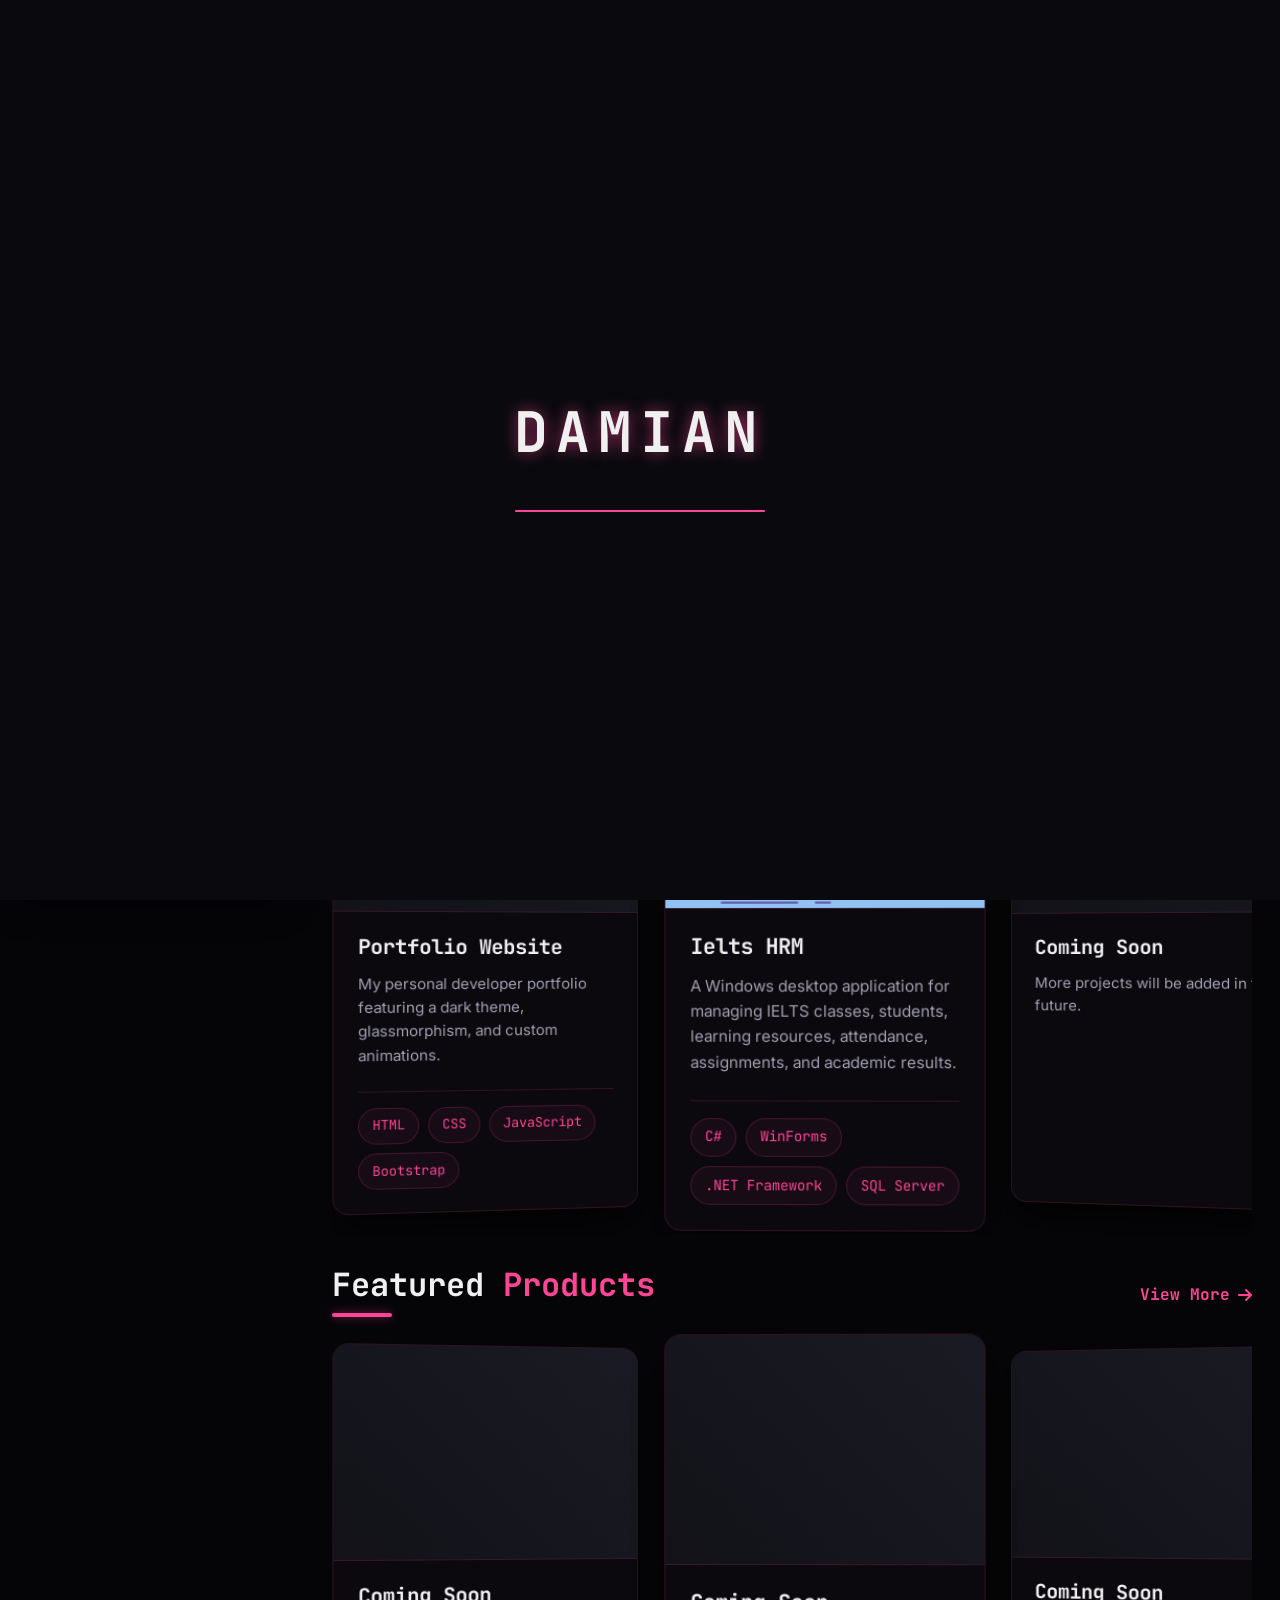
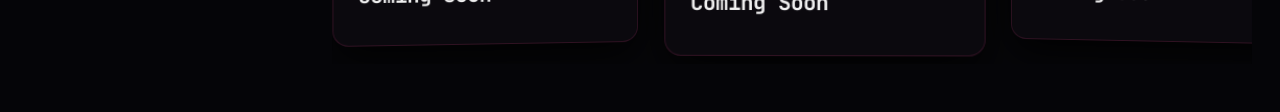
<file: index.html>
<!doctype html>
<html lang="en">
  <head>
    <meta charset="UTF-8" />
    <meta name="viewport" content="width=device-width, initial-scale=1.0" />
    <meta
      name="description"
      content="Portfolio of Phung Cam Tan (Damian), a Software Engineering student and Game Developer, featuring skills, selected work, and interactive web experiences."
    />
    <meta name="author" content="Phung Cam Tan" />
    <title>Damian | Software Engineering Portfolio</title>
    <meta property="og:type" content="website" />
    <meta
      property="og:title"
      content="Damian | Software Engineering Portfolio"
    />
    <meta
      property="og:description"
      content="Portfolio of Phung Cam Tan (Damian), a Software Engineering student and Game Developer, featuring skills, selected work, and interactive web experiences."
    />
    <meta name="twitter:card" content="summary" />
    <meta
      name="twitter:title"
      content="Damian | Software Engineering Portfolio"
    />
    <meta
      name="twitter:description"
      content="Portfolio of Phung Cam Tan (Damian), a Software Engineering student and Game Developer, featuring skills, selected work, and interactive web experiences."
    />
    <meta name="theme-color" content="#0a0a0e" />
    <script>
      document.documentElement.classList.add("js-enabled");
      window.setTimeout(() => {
        document.documentElement.classList.add("loader-failsafe");
      }, 4000);
    </script>

    <link rel="preconnect" href="https://fonts.googleapis.com" />
    <link rel="preconnect" href="https://fonts.gstatic.com" crossorigin />
    <link
      href="https://fonts.googleapis.com/css2?family=Inter:wght@300;400;500&family=JetBrains+Mono:wght@400;700&display=swap"
      rel="stylesheet"
    />
    <link
      rel="stylesheet"
      href="https://cdnjs.cloudflare.com/ajax/libs/font-awesome/6.4.0/css/all.min.css"
    />

    <link
      href="https://cdn.jsdelivr.net/npm/bootstrap@5.3.8/dist/css/bootstrap.min.css"
      rel="stylesheet"
      integrity="sha384-sRIl4kxILFvY47J16cr9ZwB07vP4J8+LH7qKQnuqkuIAvNWLzeN8tE5YBujZqJLB"
      crossorigin="anonymous"
    />
    <link rel="stylesheet" href="assets/css/variables.css" />
    <link rel="stylesheet" href="assets/css/base.css" />
    <link rel="stylesheet" href="assets/css/sidebar.css" />
    <link rel="stylesheet" href="assets/css/layout.css" />
    <link rel="stylesheet" href="assets/css/components.css" />
    <link rel="stylesheet" href="assets/css/animations.css" />
    <link rel="stylesheet" href="assets/css/pages.css" />
    <link rel="stylesheet" href="assets/css/responsive.css" />
  </head>
  <body>
    <a class="skip-link visually-hidden-focusable" href="#main-content"
      >Skip to main content</a
    >
    <div class="custom-cursor" aria-hidden="true"></div>
    <div class="cursor-glow" aria-hidden="true"></div>

    <div id="loading-screen" aria-hidden="true">
      <div class="glitch-text" data-text="DAMIAN">DAMIAN</div>
      <div class="loader-progress"><div class="loader-progress-bar"></div></div>
    </div>

    <button
      type="button"
      class="mobile-nav-toggle glass-panel d-lg-none"
      data-bs-toggle="offcanvas"
      data-bs-target="#mobileNavigation"
      aria-controls="mobileNavigation"
      aria-label="Open navigation menu"
    >
      <i class="fa-solid fa-bars" aria-hidden="true"></i>
    </button>

    <div
      class="offcanvas offcanvas-start damian-offcanvas"
      tabindex="-1"
      id="mobileNavigation"
      aria-labelledby="mobileNavigationLabel"
    >
      <div class="offcanvas-header">
        <div class="damian-offcanvas-title" id="mobileNavigationLabel">
          <span>&gt;_</span> Damian
        </div>
        <button
          type="button"
          class="damian-offcanvas-close"
          data-bs-dismiss="offcanvas"
          aria-label="Close navigation menu"
        >
          <i class="fa-solid fa-xmark" aria-hidden="true"></i>
        </button>
      </div>
      <div class="offcanvas-body">
        <nav class="nav-menu" aria-label="Mobile navigation">
          <a href="index.html" class="nav-item active" aria-current="page"
            ><i class="fa-solid fa-house" aria-hidden="true"></i> Home</a
          >
          <a href="page/about.html" class="nav-item"
            ><i class="fa-solid fa-user-astronaut" aria-hidden="true"></i>
            About</a
          >
          <a href="page/resume.html" class="nav-item"
            ><i class="fa-solid fa-file-lines" aria-hidden="true"></i> Resume</a
          >
          <a href="page/works.html" class="nav-item"
            ><i class="fa-solid fa-code" aria-hidden="true"></i> Works</a
          >
          <a href="page/products.html" class="nav-item"
            ><i class="fa-solid fa-box-open" aria-hidden="true"></i> Products</a
          >
          <a href="page/contact.html" class="nav-item"
            ><i class="fa-solid fa-envelope-open-text" aria-hidden="true"></i>
            Contact</a
          >
        </nav>
      </div>
    </div>

    <div class="app-container">
      <aside class="sidebar glass-panel d-none d-lg-flex">
        <div class="logo"><span>>_</span> Damian</div>
        <nav class="nav-menu" aria-label="Primary navigation">
          <a href="index.html" class="nav-item active" aria-current="page"
            ><i class="fa-solid fa-house" aria-hidden="true"></i> Home</a
          >
          <a href="page/about.html" class="nav-item"
            ><i class="fa-solid fa-user-astronaut" aria-hidden="true"></i>
            About</a
          >
          <a href="page/resume.html" class="nav-item"
            ><i class="fa-solid fa-file-lines" aria-hidden="true"></i> Resume</a
          >
          <a href="page/works.html" class="nav-item"
            ><i class="fa-solid fa-code" aria-hidden="true"></i> Works</a
          >
          <a href="page/products.html" class="nav-item"
            ><i class="fa-solid fa-box-open" aria-hidden="true"></i> Products</a
          >
          <a href="page/contact.html" class="nav-item"
            ><i class="fa-solid fa-envelope-open-text" aria-hidden="true"></i>
            Contact</a
          >
        </nav>
      </aside>

      <main class="main-content" id="main-content" tabindex="-1">
        <section id="home" class="page-section fade-in">
          <div class="container">
            <div
              class="row gx-0 gy-4 gx-lg-4 align-items-start align-items-lg-stretch"
            >
              <div class="col-12 col-lg-5 col-xl-4 d-lg-flex">
                <div class="profile-card glass-panel card-hover-accent">
                  <div class="profile-header">
                    <div class="profile-bg"></div>
                    <div class="profile-avatar">
                      <img
                        src="assets/images/avatar-placeholder.jpg"
                        alt="Portrait of Phung Cam Tan, also known as Damian"
                        width="960"
                        height="1280"
                        decoding="async"
                      />
                    </div>
                  </div>
                  <div class="profile-info">
                    <h1 class="profile-name">Damian</h1>
                    <p class="profile-role">
                      Phung Cam Tan <br />
                      Software Engineering
                    </p>

                    <div class="social-links">
                      <a
                        href="https://github.com/Phungcamtann"
                        target="_blank"
                        rel="noopener noreferrer"
                        class="social-icon"
                        aria-label="GitHub"
                        ><i class="fa-brands fa-github" aria-hidden="true"></i
                      ></a>
                      <span
                        class="social-icon social-icon--unavailable"
                        role="img"
                        aria-label="LinkedIn profile unavailable"
                        title="LinkedIn profile unavailable"
                        ><i
                          class="fa-brands fa-linkedin-in"
                          aria-hidden="true"
                        ></i
                      ></span>
                      <a
                        href="https://web.facebook.com/camtan.phung.1"
                        target="_blank"
                        rel="noopener noreferrer"
                        class="social-icon"
                        aria-label="Facebook"
                        ><i
                          class="fa-brands fa-facebook-f"
                          aria-hidden="true"
                        ></i
                      ></a>
                    </div>
                  </div>
                  <div class="profile-actions">
                    <a href="page/resume.html" class="action-btn"
                      >VIEW RESUME</a
                    >
                    <a href="page/contact.html" class="action-btn"
                      >CONTACT ME</a
                    >
                  </div>
                </div>
              </div>

              <div class="col-12 col-lg-7 col-xl-8 d-lg-flex">
                <div class="home-about glass-panel card-hover-accent">
                  <h2><span class="accent-letter">A</span>bout Me</h2>

                  <div class="about-text">
                    <p class="greeting">Hello! I'm Phung Cam Tan (Damian).</p>
                    <p>
                      A passionate Game Developer and Software Engineering
                      student. I have rich experience in learning new
                      technologies and building interactive applications. I love
                      to talk with you about unique game mechanics and software
                      architecture.
                    </p>
                  </div>

                  <ul class="info-list">
                    <li>
                      <span class="label">AGE</span> <span class="dots"></span>
                      <span class="value">20</span>
                    </li>
                    <li>
                      <span class="label">RESIDENCE</span>
                      <span class="dots"></span>
                      <span class="value">Viet Nam</span>
                    </li>
                    <li>
                      <span class="label">FREELANCE</span>
                      <span class="dots"></span>
                      <span class="value">Available</span>
                    </li>
                    <li>
                      <span class="label">ADDRESS</span>
                      <span class="dots"></span>
                      <span class="value">Ho Chi Minh</span>
                    </li>
                  </ul>

                  <div class="terminal-container">
                    <div class="terminal-header">
                      <span class="dot red" aria-hidden="true"></span>
                      <span class="dot yellow" aria-hidden="true"></span>
                      <span class="dot green" aria-hidden="true"></span>
                    </div>
                    <div class="terminal-body" id="terminal-typing"></div>
                  </div>
                </div>
              </div>
            </div>
          </div>
        </section>

        <section
          id="featured-work"
          class="page-section featured-section"
          aria-labelledby="featured-work-title"
        >
          <div class="container">
            <header class="featured-section-header">
              <div class="featured-heading">
                <h2
                  class="section-title featured-section-title"
                  id="featured-work-title"
                >
                  Featured <span>Work</span>
                </h2>
                <div class="title-line"></div>
              </div>
              <a
                class="featured-view-more"
                href="page/works.html"
                aria-label="View all work"
              >
                View More
                <i class="fa-solid fa-arrow-right" aria-hidden="true"></i>
              </a>
            </header>

            <div class="featured-viewport">
              <div class="featured-drag-offset">
                <div class="featured-track">
                  <div
                    class="featured-group featured-group--clone featured-group--clone-before"
                    aria-hidden="true"
                  >
                    <div class="featured-item">
                      <div
                        class="work-card glass-panel card-hover-accent h-100"
                      >
                        <div class="work-image">
                          <div class="img-placeholder"></div>
                          <div class="work-overlay">
                            <span class="damian-btn">View Source</span>
                          </div>
                        </div>
                        <div class="work-content">
                          <h3>Portfolio Website</h3>
                          <p>
                            My personal developer portfolio featuring a dark
                            theme, glassmorphism, and custom animations.
                          </p>
                          <div class="work-tags">
                            <span class="skill-badge">HTML</span>
                            <span class="skill-badge">CSS</span>
                            <span class="skill-badge">JavaScript</span>
                            <span class="skill-badge">Bootstrap</span>
                          </div>
                        </div>
                      </div>
                    </div>

                    <div class="featured-item">
                      <div
                        class="work-card glass-panel card-hover-accent h-100"
                      >
                        <div class="work-image">
                          <img
                            src="assets/images/ielts_hrm_logo.png"
                            alt=""
                          />
                          <div class="work-overlay">
                            <span class="damian-btn">View Source</span>
                          </div>
                        </div>
                        <div class="work-content">
                          <h3>Ielts HRM</h3>
                          <p>
                            A Windows desktop application for managing IELTS
                            classes, students, learning resources, attendance,
                            assignments, and academic results.
                          </p>
                          <div class="work-tags">
                            <span class="skill-badge">C#</span>
                            <span class="skill-badge">WinForms</span>
                            <span class="skill-badge">.NET Framework</span>
                            <span class="skill-badge">SQL Server</span>
                          </div>
                        </div>
                      </div>
                    </div>

                    <div class="featured-item">
                      <div
                        class="work-card glass-panel card-hover-accent h-100"
                      >
                        <div class="work-image">
                          <div class="img-placeholder"></div>
                        </div>
                        <div class="work-content">
                          <h3>Coming Soon</h3>
                          <p>More projects will be added in the future.</p>
                        </div>
                      </div>
                    </div>

                    <div class="featured-item">
                      <div
                        class="work-card glass-panel card-hover-accent h-100"
                      >
                        <div class="work-image">
                          <div class="img-placeholder"></div>
                        </div>
                        <div class="work-content">
                          <h3>Coming Soon</h3>
                          <p>More projects will be added in the future.</p>
                        </div>
                      </div>
                    </div>
                  </div>

                  <div
                    class="featured-group featured-group--original"
                    role="list"
                  >
                    <article class="featured-item" role="listitem">
                      <div
                        class="work-card glass-panel card-hover-accent h-100"
                      >
                        <div class="work-image">
                          <div class="img-placeholder"></div>
                          <div class="work-overlay">
                            <a
                              href="https://github.com/Phungcamtann/PhungCamTann"
                              target="_blank"
                              rel="noopener noreferrer"
                              class="damian-btn"
                              >View Source</a
                            >
                          </div>
                        </div>
                        <div class="work-content">
                          <h3>Portfolio Website</h3>
                          <p>
                            My personal developer portfolio featuring a dark
                            theme, glassmorphism, and custom animations.
                          </p>
                          <div class="work-tags">
                            <span class="skill-badge">HTML</span>
                            <span class="skill-badge">CSS</span>
                            <span class="skill-badge">JavaScript</span>
                            <span class="skill-badge">Bootstrap</span>
                          </div>
                        </div>
                      </div>
                    </article>

                    <article class="featured-item" role="listitem">
                      <div
                        class="work-card glass-panel card-hover-accent h-100"
                      >
                        <div class="work-image">
                          <img
                            src="assets/images/ielts_hrm_logo.png"
                            alt="Ielts HRM project logo"
                          />
                          <div class="work-overlay">
                            <a
                              href="https://github.com/kannar04/Desktop_Project"
                              target="_blank"
                              rel="noopener noreferrer"
                              class="damian-btn"
                              >View Source</a
                            >
                          </div>
                        </div>
                        <div class="work-content">
                          <h3>Ielts HRM</h3>
                          <p>
                            A Windows desktop application for managing IELTS
                            classes, students, learning resources, attendance,
                            assignments, and academic results.
                          </p>
                          <div class="work-tags">
                            <span class="skill-badge">C#</span>
                            <span class="skill-badge">WinForms</span>
                            <span class="skill-badge">.NET Framework</span>
                            <span class="skill-badge">SQL Server</span>
                          </div>
                        </div>
                      </div>
                    </article>

                    <article class="featured-item" role="listitem">
                      <div
                        class="work-card glass-panel card-hover-accent h-100"
                      >
                        <div class="work-image">
                          <div class="img-placeholder"></div>
                        </div>
                        <div class="work-content">
                          <h3>Coming Soon</h3>
                          <p>More projects will be added in the future.</p>
                        </div>
                      </div>
                    </article>

                    <article class="featured-item" role="listitem">
                      <div
                        class="work-card glass-panel card-hover-accent h-100"
                      >
                        <div class="work-image">
                          <div class="img-placeholder"></div>
                        </div>
                        <div class="work-content">
                          <h3>Coming Soon</h3>
                          <p>More projects will be added in the future.</p>
                        </div>
                      </div>
                    </article>
                  </div>

                  <div
                    class="featured-group featured-group--clone featured-group--clone-after"
                    aria-hidden="true"
                  >
                    <div class="featured-item">
                      <div
                        class="work-card glass-panel card-hover-accent h-100"
                      >
                        <div class="work-image">
                          <div class="img-placeholder"></div>
                          <div class="work-overlay">
                            <span class="damian-btn">View Source</span>
                          </div>
                        </div>
                        <div class="work-content">
                          <h3>Portfolio Website</h3>
                          <p>
                            My personal developer portfolio featuring a dark
                            theme, glassmorphism, and custom animations.
                          </p>
                          <div class="work-tags">
                            <span class="skill-badge">HTML</span>
                            <span class="skill-badge">CSS</span>
                            <span class="skill-badge">JavaScript</span>
                            <span class="skill-badge">Bootstrap</span>
                          </div>
                        </div>
                      </div>
                    </div>

                    <div class="featured-item">
                      <div
                        class="work-card glass-panel card-hover-accent h-100"
                      >
                        <div class="work-image">
                          <img
                            src="assets/images/ielts_hrm_logo.png"
                            alt=""
                          />
                          <div class="work-overlay">
                            <span class="damian-btn">View Source</span>
                          </div>
                        </div>
                        <div class="work-content">
                          <h3>Ielts HRM</h3>
                          <p>
                            A Windows desktop application for managing IELTS
                            classes, students, learning resources, attendance,
                            assignments, and academic results.
                          </p>
                          <div class="work-tags">
                            <span class="skill-badge">C#</span>
                            <span class="skill-badge">WinForms</span>
                            <span class="skill-badge">.NET Framework</span>
                            <span class="skill-badge">SQL Server</span>
                          </div>
                        </div>
                      </div>
                    </div>

                    <div class="featured-item">
                      <div
                        class="work-card glass-panel card-hover-accent h-100"
                      >
                        <div class="work-image">
                          <div class="img-placeholder"></div>
                        </div>
                        <div class="work-content">
                          <h3>Coming Soon</h3>
                          <p>More projects will be added in the future.</p>
                        </div>
                      </div>
                    </div>

                    <div class="featured-item">
                      <div
                        class="work-card glass-panel card-hover-accent h-100"
                      >
                        <div class="work-image">
                          <div class="img-placeholder"></div>
                        </div>
                        <div class="work-content">
                          <h3>Coming Soon</h3>
                          <p>More projects will be added in the future.</p>
                        </div>
                      </div>
                    </div>
                  </div>
                </div>
              </div>
            </div>
          </div>
        </section>

        <section
          id="featured-products"
          class="page-section featured-section"
          aria-labelledby="featured-products-title"
        >
          <div class="container">
            <header class="featured-section-header">
              <div class="featured-heading">
                <h2
                  class="section-title featured-section-title"
                  id="featured-products-title"
                >
                  Featured <span>Products</span>
                </h2>
                <div class="title-line"></div>
              </div>
              <a
                class="featured-view-more"
                href="page/products.html"
                aria-label="View all products"
              >
                View More
                <i class="fa-solid fa-arrow-right" aria-hidden="true"></i>
              </a>
            </header>

            <div class="featured-viewport">
              <div class="featured-drag-offset">
                <div class="featured-track">
                  <div
                    class="featured-group featured-group--clone featured-group--clone-before"
                    aria-hidden="true"
                  >
                    <div class="featured-item">
                      <div
                        class="work-card glass-panel card-hover-accent h-100"
                      >
                        <div class="work-image">
                          <div class="img-placeholder"></div>
                        </div>
                        <div class="work-content">
                          <h3>Coming Soon</h3>
                        </div>
                      </div>
                    </div>

                    <div class="featured-item">
                      <div
                        class="work-card glass-panel card-hover-accent h-100"
                      >
                        <div class="work-image">
                          <div class="img-placeholder"></div>
                        </div>
                        <div class="work-content">
                          <h3>Coming Soon</h3>
                        </div>
                      </div>
                    </div>

                    <div class="featured-item">
                      <div
                        class="work-card glass-panel card-hover-accent h-100"
                      >
                        <div class="work-image">
                          <div class="img-placeholder"></div>
                        </div>
                        <div class="work-content">
                          <h3>Coming Soon</h3>
                        </div>
                      </div>
                    </div>

                    <div class="featured-item">
                      <div
                        class="work-card glass-panel card-hover-accent h-100"
                      >
                        <div class="work-image">
                          <div class="img-placeholder"></div>
                        </div>
                        <div class="work-content">
                          <h3>Coming Soon</h3>
                        </div>
                      </div>
                    </div>
                  </div>

                  <div
                    class="featured-group featured-group--original"
                    role="list"
                  >
                    <article class="featured-item" role="listitem">
                      <div
                        class="work-card glass-panel card-hover-accent h-100"
                      >
                        <div class="work-image">
                          <div class="img-placeholder"></div>
                        </div>
                        <div class="work-content">
                          <h3>Coming Soon</h3>
                        </div>
                      </div>
                    </article>

                    <article class="featured-item" role="listitem">
                      <div
                        class="work-card glass-panel card-hover-accent h-100"
                      >
                        <div class="work-image">
                          <div class="img-placeholder"></div>
                        </div>
                        <div class="work-content">
                          <h3>Coming Soon</h3>
                        </div>
                      </div>
                    </article>

                    <article class="featured-item" role="listitem">
                      <div
                        class="work-card glass-panel card-hover-accent h-100"
                      >
                        <div class="work-image">
                          <div class="img-placeholder"></div>
                        </div>
                        <div class="work-content">
                          <h3>Coming Soon</h3>
                        </div>
                      </div>
                    </article>

                    <article class="featured-item" role="listitem">
                      <div
                        class="work-card glass-panel card-hover-accent h-100"
                      >
                        <div class="work-image">
                          <div class="img-placeholder"></div>
                        </div>
                        <div class="work-content">
                          <h3>Coming Soon</h3>
                        </div>
                      </div>
                    </article>
                  </div>

                  <div
                    class="featured-group featured-group--clone featured-group--clone-after"
                    aria-hidden="true"
                  >
                    <div class="featured-item">
                      <div
                        class="work-card glass-panel card-hover-accent h-100"
                      >
                        <div class="work-image">
                          <div class="img-placeholder"></div>
                        </div>
                        <div class="work-content">
                          <h3>Coming Soon</h3>
                        </div>
                      </div>
                    </div>

                    <div class="featured-item">
                      <div
                        class="work-card glass-panel card-hover-accent h-100"
                      >
                        <div class="work-image">
                          <div class="img-placeholder"></div>
                        </div>
                        <div class="work-content">
                          <h3>Coming Soon</h3>
                        </div>
                      </div>
                    </div>

                    <div class="featured-item">
                      <div
                        class="work-card glass-panel card-hover-accent h-100"
                      >
                        <div class="work-image">
                          <div class="img-placeholder"></div>
                        </div>
                        <div class="work-content">
                          <h3>Coming Soon</h3>
                        </div>
                      </div>
                    </div>

                    <div class="featured-item">
                      <div
                        class="work-card glass-panel card-hover-accent h-100"
                      >
                        <div class="work-image">
                          <div class="img-placeholder"></div>
                        </div>
                        <div class="work-content">
                          <h3>Coming Soon</h3>
                        </div>
                      </div>
                    </div>
                  </div>
                </div>
              </div>
            </div>
          </div>
        </section>
      </main>
    </div>

    <script
      src="https://cdn.jsdelivr.net/npm/bootstrap@5.3.8/dist/js/bootstrap.bundle.min.js"
      integrity="sha384-FKyoEForCGlyvwx9Hj09JcYn3nv7wiPVlz7YYwJrWVcXK/BmnVDxM+D2scQbITxI"
      crossorigin="anonymous"
    ></script>
    <script src="assets/js/cursor.js"></script>
    <script src="assets/js/loader.js"></script>
    <script src="assets/js/typing.js"></script>
    <script src="assets/js/carousel-depth.js"></script>
    <script src="assets/js/main.js"></script>
    <script src="assets/js/navigation.js"></script>
    <script src="assets/js/particles.js"></script>
  </body>
</html>
</file>
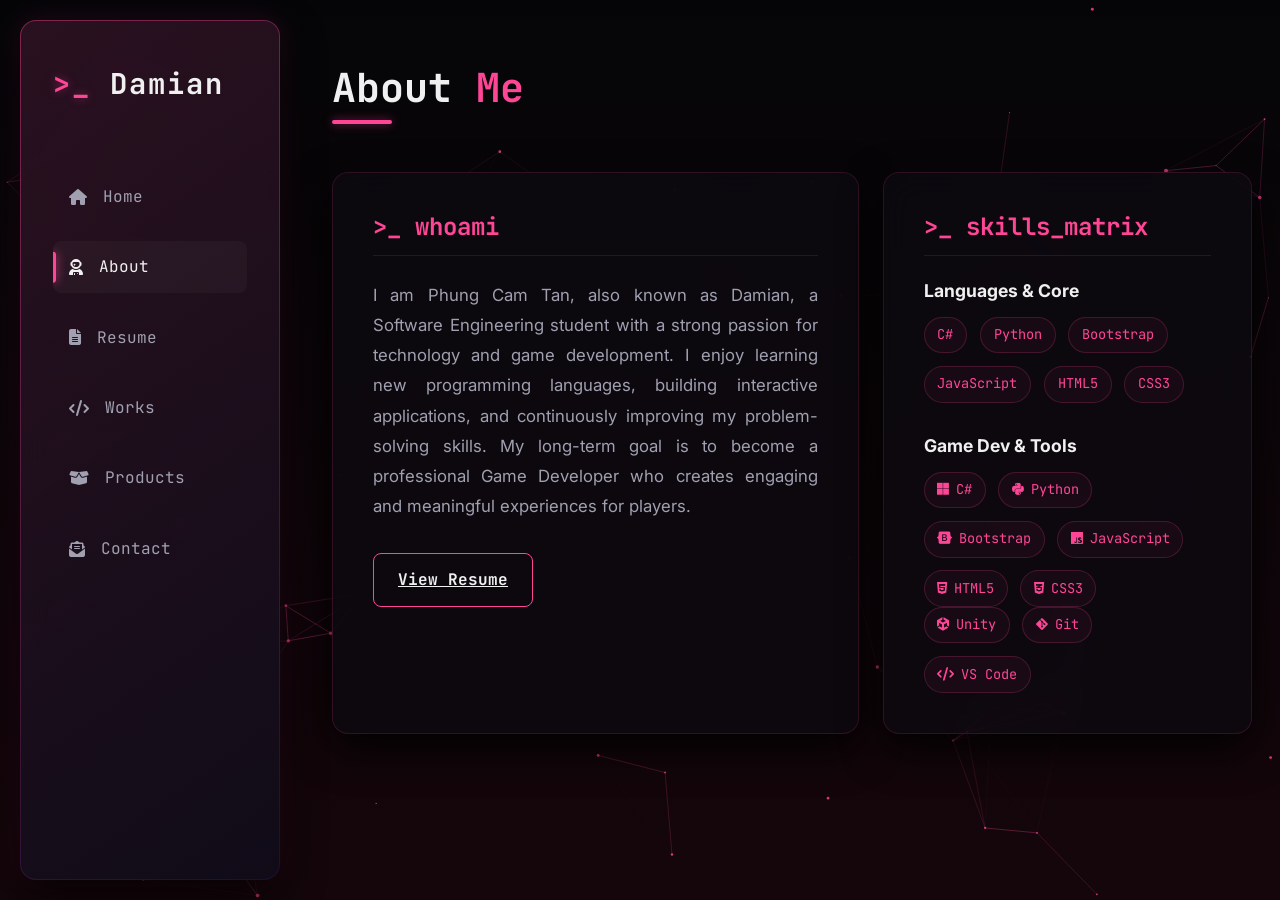
<file: page/about.html>
<!doctype html>
<html lang="en">
  <head>
    <meta charset="UTF-8" />
    <meta name="viewport" content="width=device-width, initial-scale=1.0" />
    <meta
      name="description"
      content="Learn about Phung Cam Tan (Damian), his software engineering background, development interests, and current technical skills."
    />
    <meta name="author" content="Phung Cam Tan" />
    <title>About | Damian</title>
    <meta property="og:type" content="website" />
    <meta property="og:title" content="About | Damian" />
    <meta
      property="og:description"
      content="Learn about Phung Cam Tan (Damian), his software engineering background, development interests, and current technical skills."
    />
    <meta name="twitter:card" content="summary" />
    <meta name="twitter:title" content="About | Damian" />
    <meta
      name="twitter:description"
      content="Learn about Phung Cam Tan (Damian), his software engineering background, development interests, and current technical skills."
    />
    <meta name="theme-color" content="#0a0a0e" />

    <link rel="preconnect" href="https://fonts.googleapis.com" />
    <link rel="preconnect" href="https://fonts.gstatic.com" crossorigin />
    <link
      href="https://fonts.googleapis.com/css2?family=Inter:wght@300;400;500&family=JetBrains+Mono:wght@400;700&display=swap"
      rel="stylesheet"
    />
    <link
      rel="stylesheet"
      href="https://cdnjs.cloudflare.com/ajax/libs/font-awesome/6.4.0/css/all.min.css"
    />

    <link
      href="https://cdn.jsdelivr.net/npm/bootstrap@5.3.8/dist/css/bootstrap.min.css"
      rel="stylesheet"
      integrity="sha384-sRIl4kxILFvY47J16cr9ZwB07vP4J8+LH7qKQnuqkuIAvNWLzeN8tE5YBujZqJLB"
      crossorigin="anonymous"
    />
    <link rel="stylesheet" href="../assets/css/variables.css" />
    <link rel="stylesheet" href="../assets/css/base.css" />
    <link rel="stylesheet" href="../assets/css/sidebar.css" />
    <link rel="stylesheet" href="../assets/css/layout.css" />
    <link rel="stylesheet" href="../assets/css/components.css" />
    <link rel="stylesheet" href="../assets/css/animations.css" />
    <link rel="stylesheet" href="../assets/css/pages.css" />
    <link rel="stylesheet" href="../assets/css/responsive.css" />
  </head>
  <body>
    <a class="skip-link visually-hidden-focusable" href="#main-content"
      >Skip to main content</a
    >
    <div class="custom-cursor" aria-hidden="true"></div>
    <div class="cursor-glow" aria-hidden="true"></div>

    <button
      type="button"
      class="mobile-nav-toggle glass-panel d-lg-none"
      data-bs-toggle="offcanvas"
      data-bs-target="#mobileNavigation"
      aria-controls="mobileNavigation"
      aria-label="Open navigation menu"
    >
      <i class="fa-solid fa-bars" aria-hidden="true"></i>
    </button>

    <div
      class="offcanvas offcanvas-start damian-offcanvas"
      tabindex="-1"
      id="mobileNavigation"
      aria-labelledby="mobileNavigationLabel"
    >
      <div class="offcanvas-header">
        <div class="damian-offcanvas-title" id="mobileNavigationLabel">
          <span>&gt;_</span> Damian
        </div>
        <button
          type="button"
          class="damian-offcanvas-close"
          data-bs-dismiss="offcanvas"
          aria-label="Close navigation menu"
        >
          <i class="fa-solid fa-xmark" aria-hidden="true"></i>
        </button>
      </div>
      <div class="offcanvas-body">
        <nav class="nav-menu" aria-label="Mobile navigation">
          <a href="../index.html" class="nav-item"
            ><i class="fa-solid fa-house" aria-hidden="true"></i> Home</a
          >
          <a href="about.html" class="nav-item active" aria-current="page"
            ><i class="fa-solid fa-user-astronaut" aria-hidden="true"></i>
            About</a
          >
          <a href="resume.html" class="nav-item"
            ><i class="fa-solid fa-file-lines" aria-hidden="true"></i> Resume</a
          >
          <a href="works.html" class="nav-item"
            ><i class="fa-solid fa-code" aria-hidden="true"></i> Works</a
          >
          <a href="products.html" class="nav-item"
            ><i class="fa-solid fa-box-open" aria-hidden="true"></i> Products</a
          >
          <a href="contact.html" class="nav-item"
            ><i class="fa-solid fa-envelope-open-text" aria-hidden="true"></i>
            Contact</a
          >
        </nav>
      </div>
    </div>

    <div class="app-container">
      <aside class="sidebar glass-panel d-none d-lg-flex">
        <div class="logo"><span>>_</span> Damian</div>
        <nav class="nav-menu" aria-label="Primary navigation">
          <a href="../index.html" class="nav-item"
            ><i class="fa-solid fa-house" aria-hidden="true"></i> Home</a
          >
          <a href="about.html" class="nav-item active" aria-current="page"
            ><i class="fa-solid fa-user-astronaut" aria-hidden="true"></i>
            About</a
          >
          <a href="resume.html" class="nav-item"
            ><i class="fa-solid fa-file-lines" aria-hidden="true"></i> Resume</a
          >
          <a href="works.html" class="nav-item"
            ><i class="fa-solid fa-code" aria-hidden="true"></i> Works</a
          >
          <a href="products.html" class="nav-item"
            ><i class="fa-solid fa-box-open" aria-hidden="true"></i> Products</a
          >
          <a href="contact.html" class="nav-item"
            ><i class="fa-solid fa-envelope-open-text" aria-hidden="true"></i>
            Contact</a
          >
        </nav>
      </aside>

      <main class="main-content" id="main-content" tabindex="-1">
        <section id="about" class="page-section fade-in">
          <div class="container">
            <div class="section-header">
              <h1 class="section-title">About <span>Me</span></h1>
              <div class="title-line"></div>
            </div>

            <div class="row gx-0 gy-4 gx-lg-4">
              <div class="col-12 col-lg-7">
                <div class="about-bio glass-panel h-100">
                  <h2>>_ whoami</h2>
                  <p>
                    I am Phung Cam Tan, also known as Damian, a Software
                    Engineering student with a strong passion for technology and
                    game development. I enjoy learning new programming
                    languages, building interactive applications, and
                    continuously improving my problem-solving skills. My
                    long-term goal is to become a professional Game Developer
                    who creates engaging and meaningful experiences for players.
                  </p>

                  <div class="about-cta">
                    <a href="resume.html" class="damian-btn">View Resume</a>
                  </div>
                </div>
              </div>

              <div class="col-12 col-lg-5">
                <div class="about-skills glass-panel h-100">
                  <h2>>_ skills_matrix</h2>

                  <div class="skill-category">
                    <h3>Languages & Core</h3>
                    <div class="badges-container">
                      <span class="skill-badge">C#</span>
                      <span class="skill-badge">Python</span>
                      <span class="skill-badge">Bootstrap</span>
                      <span class="skill-badge">JavaScript</span>
                      <span class="skill-badge">HTML5</span>
                      <span class="skill-badge">CSS3</span>
                    </div>
                  </div>

                  <div class="skill-category">
                    <h3>Game Dev & Tools</h3>
                    <div class="badges-container">
                      <span class="skill-badge"
                        ><i
                          class="fa-brands fa-microsoft"
                          aria-hidden="true"
                        ></i>
                        C#</span
                      >
                      <span class="skill-badge"
                        ><i class="fa-brands fa-python" aria-hidden="true"></i>
                        Python</span
                      >
                      <span class="skill-badge"
                        ><i
                          class="fa-brands fa-bootstrap"
                          aria-hidden="true"
                        ></i>
                        Bootstrap</span
                      >
                      <span class="skill-badge"
                        ><i class="fa-brands fa-js" aria-hidden="true"></i>
                        JavaScript</span
                      >
                      <span class="skill-badge"
                        ><i class="fa-brands fa-html5" aria-hidden="true"></i>
                        HTML5</span
                      >
                      <span class="skill-badge"
                        ><i
                          class="fa-brands fa-css3-alt"
                          aria-hidden="true"
                        ></i>
                        CSS3</span
                      >
                    </div>

                    <div class="badges-container">
                      <span class="skill-badge"
                        ><i class="fa-brands fa-unity" aria-hidden="true"></i>
                        Unity</span
                      >
                      <span class="skill-badge"
                        ><i class="fa-brands fa-git-alt" aria-hidden="true"></i>
                        Git</span
                      >
                      <span class="skill-badge"
                        ><i class="fa-solid fa-code" aria-hidden="true"></i> VS
                        Code</span
                      >
                    </div>
                  </div>
                </div>
              </div>
            </div>
          </div>
        </section>
      </main>
    </div>

    <script
      src="https://cdn.jsdelivr.net/npm/bootstrap@5.3.8/dist/js/bootstrap.bundle.min.js"
      integrity="sha384-FKyoEForCGlyvwx9Hj09JcYn3nv7wiPVlz7YYwJrWVcXK/BmnVDxM+D2scQbITxI"
      crossorigin="anonymous"
    ></script>
    <script src="../assets/js/cursor.js"></script>
    <script src="../assets/js/navigation.js"></script>
    <script src="../assets/js/particles.js"></script>
  </body>
</html>
</file>
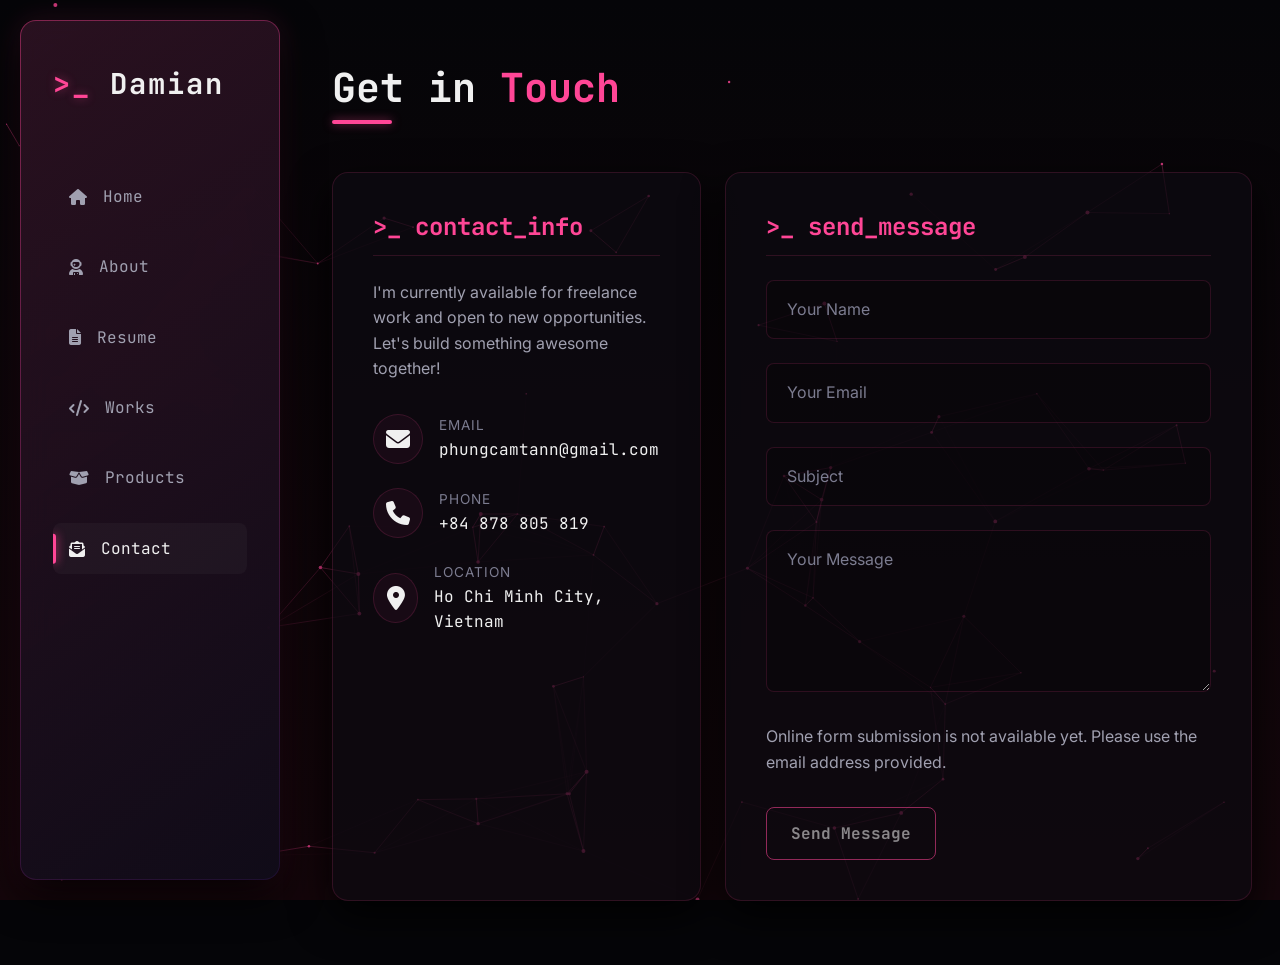
<file: page/contact.html>
<!doctype html>
<html lang="en">
  <head>
    <meta charset="UTF-8" />
    <meta name="viewport" content="width=device-width, initial-scale=1.0" />
    <meta
      name="description"
      content="Contact Phung Cam Tan (Damian) about freelance work and development opportunities."
    />
    <meta name="author" content="Phung Cam Tan" />
    <title>Contact | Damian</title>
    <meta property="og:type" content="website" />
    <meta property="og:title" content="Contact | Damian" />
    <meta
      property="og:description"
      content="Contact Phung Cam Tan (Damian) about freelance work and development opportunities."
    />
    <meta name="twitter:card" content="summary" />
    <meta name="twitter:title" content="Contact | Damian" />
    <meta
      name="twitter:description"
      content="Contact Phung Cam Tan (Damian) about freelance work and development opportunities."
    />
    <meta name="theme-color" content="#0a0a0e" />

    <link rel="preconnect" href="https://fonts.googleapis.com" />
    <link rel="preconnect" href="https://fonts.gstatic.com" crossorigin />
    <link
      href="https://fonts.googleapis.com/css2?family=Inter:wght@300;400;500&family=JetBrains+Mono:wght@400;700&display=swap"
      rel="stylesheet"
    />
    <link
      rel="stylesheet"
      href="https://cdnjs.cloudflare.com/ajax/libs/font-awesome/6.4.0/css/all.min.css"
    />

    <link
      href="https://cdn.jsdelivr.net/npm/bootstrap@5.3.8/dist/css/bootstrap.min.css"
      rel="stylesheet"
      integrity="sha384-sRIl4kxILFvY47J16cr9ZwB07vP4J8+LH7qKQnuqkuIAvNWLzeN8tE5YBujZqJLB"
      crossorigin="anonymous"
    />
    <link rel="stylesheet" href="../assets/css/variables.css" />
    <link rel="stylesheet" href="../assets/css/base.css" />
    <link rel="stylesheet" href="../assets/css/sidebar.css" />
    <link rel="stylesheet" href="../assets/css/layout.css" />
    <link rel="stylesheet" href="../assets/css/components.css" />
    <link rel="stylesheet" href="../assets/css/animations.css" />
    <link rel="stylesheet" href="../assets/css/pages.css" />
    <link rel="stylesheet" href="../assets/css/responsive.css" />
  </head>
  <body>
    <a class="skip-link visually-hidden-focusable" href="#main-content"
      >Skip to main content</a
    >
    <div class="custom-cursor" aria-hidden="true"></div>
    <div class="cursor-glow" aria-hidden="true"></div>

    <button
      type="button"
      class="mobile-nav-toggle glass-panel d-lg-none"
      data-bs-toggle="offcanvas"
      data-bs-target="#mobileNavigation"
      aria-controls="mobileNavigation"
      aria-label="Open navigation menu"
    >
      <i class="fa-solid fa-bars" aria-hidden="true"></i>
    </button>
    <div
      class="offcanvas offcanvas-start damian-offcanvas"
      tabindex="-1"
      id="mobileNavigation"
      aria-labelledby="mobileNavigationLabel"
    >
      <div class="offcanvas-header">
        <div class="damian-offcanvas-title" id="mobileNavigationLabel">
          <span>&gt;_</span> Damian
        </div>
        <button
          type="button"
          class="damian-offcanvas-close"
          data-bs-dismiss="offcanvas"
          aria-label="Close navigation menu"
        >
          <i class="fa-solid fa-xmark" aria-hidden="true"></i>
        </button>
      </div>
      <div class="offcanvas-body">
        <nav class="nav-menu" aria-label="Mobile navigation">
          <a href="../index.html" class="nav-item"
            ><i class="fa-solid fa-house" aria-hidden="true"></i> Home</a
          >
          <a href="about.html" class="nav-item"
            ><i class="fa-solid fa-user-astronaut" aria-hidden="true"></i>
            About</a
          >
          <a href="resume.html" class="nav-item"
            ><i class="fa-solid fa-file-lines" aria-hidden="true"></i> Resume</a
          >
          <a href="works.html" class="nav-item"
            ><i class="fa-solid fa-code" aria-hidden="true"></i> Works</a
          >
          <a href="products.html" class="nav-item"
            ><i class="fa-solid fa-box-open" aria-hidden="true"></i> Products</a
          >
          <a href="contact.html" class="nav-item active" aria-current="page"
            ><i class="fa-solid fa-envelope-open-text" aria-hidden="true"></i>
            Contact</a
          >
        </nav>
      </div>
    </div>

    <div class="app-container">
      <aside class="sidebar glass-panel d-none d-lg-flex">
        <div class="logo"><span>>_</span> Damian</div>
        <nav class="nav-menu" aria-label="Primary navigation">
          <a href="../index.html" class="nav-item"
            ><i class="fa-solid fa-house" aria-hidden="true"></i> Home</a
          >
          <a href="about.html" class="nav-item"
            ><i class="fa-solid fa-user-astronaut" aria-hidden="true"></i>
            About</a
          >
          <a href="resume.html" class="nav-item"
            ><i class="fa-solid fa-file-lines" aria-hidden="true"></i> Resume</a
          >
          <a href="works.html" class="nav-item"
            ><i class="fa-solid fa-code" aria-hidden="true"></i> Works</a
          >
          <a href="products.html" class="nav-item"
            ><i class="fa-solid fa-box-open" aria-hidden="true"></i> Products</a
          >
          <a href="contact.html" class="nav-item active" aria-current="page"
            ><i class="fa-solid fa-envelope-open-text" aria-hidden="true"></i>
            Contact</a
          >
        </nav>
      </aside>

      <main class="main-content" id="main-content" tabindex="-1">
        <section id="contact" class="page-section fade-in">
          <div class="container">
            <div class="section-header">
              <h1 class="section-title">Get in <span>Touch</span></h1>
              <div class="title-line"></div>
            </div>

            <div class="row gx-0 gy-4 gx-lg-4">
              <div class="col-12 col-lg-5">
                <div class="contact-info glass-panel card-hover-accent h-100">
                  <h2>>_ contact_info</h2>
                  <p class="contact-desc">
                    I'm currently available for freelance work and open to new
                    opportunities. Let's build something awesome together!
                  </p>

                  <ul class="info-list-vertical">
                    <li>
                      <span class="info-icon"
                        ><i class="fa-solid fa-envelope" aria-hidden="true"></i
                      ></span>
                      <div class="info-detail">
                        <span class="info-label">Email</span>
                        <a
                          class="info-value"
                          href="mailto:phungcamtann@gmail.com"
                          >phungcamtann@gmail.com</a
                        >
                      </div>
                    </li>
                    <li>
                      <span class="info-icon"
                        ><i class="fa-solid fa-phone" aria-hidden="true"></i
                      ></span>
                      <div class="info-detail">
                        <span class="info-label">Phone</span>
                        <a class="info-value" href="tel:+84878805819"
                          >+84 878 805 819</a
                        >
                      </div>
                    </li>
                    <li>
                      <span class="info-icon"
                        ><i
                          class="fa-solid fa-location-dot"
                          aria-hidden="true"
                        ></i
                      ></span>
                      <div class="info-detail">
                        <span class="info-label">Location</span>
                        <span class="info-value"
                          >Ho Chi Minh City, Vietnam</span
                        >
                      </div>
                    </li>
                  </ul>
                </div>
              </div>

              <div class="col-12 col-lg-7">
                <div class="contact-form glass-panel card-hover-accent h-100">
                  <h2>>_ send_message</h2>
                  <form id="contactForm" aria-describedby="contact-form-status">
                    <div class="form-group">
                      <label class="visually-hidden" for="contact-name"
                        >Your Name</label
                      >
                      <input
                        id="contact-name"
                        name="name"
                        type="text"
                        class="damian-form-control"
                        placeholder="Your Name"
                        autocomplete="name"
                        required
                      />
                    </div>
                    <div class="form-group">
                      <label class="visually-hidden" for="contact-email"
                        >Your Email</label
                      >
                      <input
                        id="contact-email"
                        name="email"
                        type="email"
                        class="damian-form-control"
                        placeholder="Your Email"
                        autocomplete="email"
                        required
                      />
                    </div>
                    <div class="form-group">
                      <label class="visually-hidden" for="contact-subject"
                        >Subject</label
                      >
                      <input
                        id="contact-subject"
                        name="subject"
                        type="text"
                        class="damian-form-control"
                        placeholder="Subject"
                        required
                      />
                    </div>
                    <div class="form-group">
                      <label class="visually-hidden" for="contact-message"
                        >Your Message</label
                      >
                      <textarea
                        id="contact-message"
                        name="message"
                        class="damian-form-control"
                        rows="5"
                        placeholder="Your Message"
                        required
                      ></textarea>
                    </div>
                    <p class="contact-desc" id="contact-form-status">
                      Online form submission is not available yet. Please use
                      the email address provided.
                    </p>
                    <button type="submit" class="damian-btn" disabled>
                      Send Message
                    </button>
                  </form>
                </div>
              </div>
            </div>
          </div>
        </section>
      </main>
    </div>

    <script
      src="https://cdn.jsdelivr.net/npm/bootstrap@5.3.8/dist/js/bootstrap.bundle.min.js"
      integrity="sha384-FKyoEForCGlyvwx9Hj09JcYn3nv7wiPVlz7YYwJrWVcXK/BmnVDxM+D2scQbITxI"
      crossorigin="anonymous"
    ></script>
    <script src="../assets/js/cursor.js"></script>
    <script src="../assets/js/navigation.js"></script>
    <script src="../assets/js/particles.js"></script>
  </body>
</html>
</file>
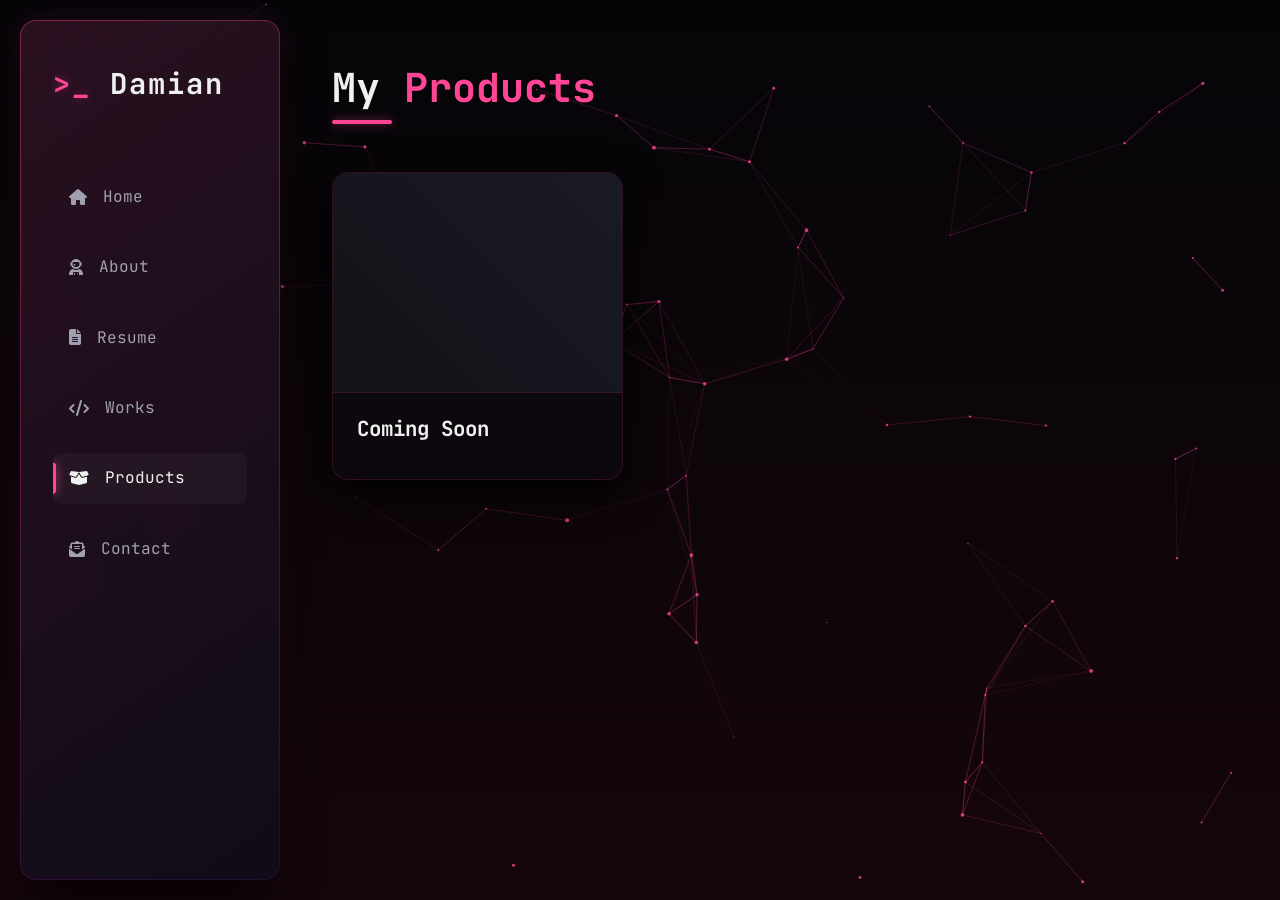
<file: page/products.html>
<!doctype html>
<html lang="en">
  <head>
    <meta charset="UTF-8" />
    <meta name="viewport" content="width=device-width, initial-scale=1.0" />
    <meta
      name="description"
      content="Damian's Products page is reserved for future updates."
    />
    <meta name="author" content="Phung Cam Tan" />
    <title>Products | Damian</title>
    <meta property="og:type" content="website" />
    <meta property="og:title" content="Products | Damian" />
    <meta
      property="og:description"
      content="Damian's Products page is reserved for future updates."
    />
    <meta name="twitter:card" content="summary" />
    <meta name="twitter:title" content="Products | Damian" />
    <meta
      name="twitter:description"
      content="Damian's Products page is reserved for future updates."
    />
    <meta name="theme-color" content="#0a0a0e" />

    <link rel="preconnect" href="https://fonts.googleapis.com" />
    <link rel="preconnect" href="https://fonts.gstatic.com" crossorigin />
    <link
      href="https://fonts.googleapis.com/css2?family=Inter:wght@300;400;500&family=JetBrains+Mono:wght@400;700&display=swap"
      rel="stylesheet"
    />
    <link
      rel="stylesheet"
      href="https://cdnjs.cloudflare.com/ajax/libs/font-awesome/6.4.0/css/all.min.css"
    />

    <link
      href="https://cdn.jsdelivr.net/npm/bootstrap@5.3.8/dist/css/bootstrap.min.css"
      rel="stylesheet"
      integrity="sha384-sRIl4kxILFvY47J16cr9ZwB07vP4J8+LH7qKQnuqkuIAvNWLzeN8tE5YBujZqJLB"
      crossorigin="anonymous"
    />
    <link rel="stylesheet" href="../assets/css/variables.css" />
    <link rel="stylesheet" href="../assets/css/base.css" />
    <link rel="stylesheet" href="../assets/css/sidebar.css" />
    <link rel="stylesheet" href="../assets/css/layout.css" />
    <link rel="stylesheet" href="../assets/css/components.css" />
    <link rel="stylesheet" href="../assets/css/animations.css" />
    <link rel="stylesheet" href="../assets/css/pages.css" />
    <link rel="stylesheet" href="../assets/css/responsive.css" />
  </head>
  <body>
    <a class="skip-link visually-hidden-focusable" href="#main-content"
      >Skip to main content</a
    >
    <div class="custom-cursor" aria-hidden="true"></div>
    <div class="cursor-glow" aria-hidden="true"></div>

    <button
      type="button"
      class="mobile-nav-toggle glass-panel d-lg-none"
      data-bs-toggle="offcanvas"
      data-bs-target="#mobileNavigation"
      aria-controls="mobileNavigation"
      aria-label="Open navigation menu"
    >
      <i class="fa-solid fa-bars" aria-hidden="true"></i>
    </button>
    <div
      class="offcanvas offcanvas-start damian-offcanvas"
      tabindex="-1"
      id="mobileNavigation"
      aria-labelledby="mobileNavigationLabel"
    >
      <div class="offcanvas-header">
        <div class="damian-offcanvas-title" id="mobileNavigationLabel">
          <span>&gt;_</span> Damian
        </div>
        <button
          type="button"
          class="damian-offcanvas-close"
          data-bs-dismiss="offcanvas"
          aria-label="Close navigation menu"
        >
          <i class="fa-solid fa-xmark" aria-hidden="true"></i>
        </button>
      </div>
      <div class="offcanvas-body">
        <nav class="nav-menu" aria-label="Mobile navigation">
          <a href="../index.html" class="nav-item"
            ><i class="fa-solid fa-house" aria-hidden="true"></i> Home</a
          >
          <a href="about.html" class="nav-item"
            ><i class="fa-solid fa-user-astronaut" aria-hidden="true"></i>
            About</a
          >
          <a href="resume.html" class="nav-item"
            ><i class="fa-solid fa-file-lines" aria-hidden="true"></i> Resume</a
          >
          <a href="works.html" class="nav-item"
            ><i class="fa-solid fa-code" aria-hidden="true"></i> Works</a
          >
          <a href="products.html" class="nav-item active" aria-current="page"
            ><i class="fa-solid fa-box-open" aria-hidden="true"></i> Products</a
          >
          <a href="contact.html" class="nav-item"
            ><i class="fa-solid fa-envelope-open-text" aria-hidden="true"></i>
            Contact</a
          >
        </nav>
      </div>
    </div>

    <div class="app-container">
      <aside class="sidebar glass-panel d-none d-lg-flex">
        <div class="logo"><span>>_</span> Damian</div>
        <nav class="nav-menu" aria-label="Primary navigation">
          <a href="../index.html" class="nav-item"
            ><i class="fa-solid fa-house" aria-hidden="true"></i> Home</a
          >
          <a href="about.html" class="nav-item"
            ><i class="fa-solid fa-user-astronaut" aria-hidden="true"></i>
            About</a
          >
          <a href="resume.html" class="nav-item"
            ><i class="fa-solid fa-file-lines" aria-hidden="true"></i> Resume</a
          >
          <a href="works.html" class="nav-item"
            ><i class="fa-solid fa-code" aria-hidden="true"></i> Works</a
          >
          <a href="products.html" class="nav-item active" aria-current="page"
            ><i class="fa-solid fa-box-open" aria-hidden="true"></i> Products</a
          >
          <a href="contact.html" class="nav-item"
            ><i class="fa-solid fa-envelope-open-text" aria-hidden="true"></i>
            Contact</a
          >
        </nav>
      </aside>

      <main class="main-content" id="main-content" tabindex="-1">
        <section id="products" class="page-section fade-in">
          <div class="container">
            <div class="section-header">
              <h1 class="section-title">My <span>Products</span></h1>
              <div class="title-line"></div>
            </div>

            <div class="row gx-0 gy-4 gx-md-4">
              <div class="col-12 col-md-6 col-xl-4">
                <div class="work-card glass-panel card-hover-accent h-100">
                  <div class="work-image">
                    <div class="img-placeholder"></div>
                  </div>
                  <div class="work-content">
                    <h2>Coming Soon</h2>
                  </div>
                </div>
              </div>
            </div>
          </div>
        </section>
      </main>
    </div>

    <script
      src="https://cdn.jsdelivr.net/npm/bootstrap@5.3.8/dist/js/bootstrap.bundle.min.js"
      integrity="sha384-FKyoEForCGlyvwx9Hj09JcYn3nv7wiPVlz7YYwJrWVcXK/BmnVDxM+D2scQbITxI"
      crossorigin="anonymous"
    ></script>
    <script src="../assets/js/cursor.js"></script>
    <script src="../assets/js/navigation.js"></script>
    <script src="../assets/js/particles.js"></script>
  </body>
</html>
</file>
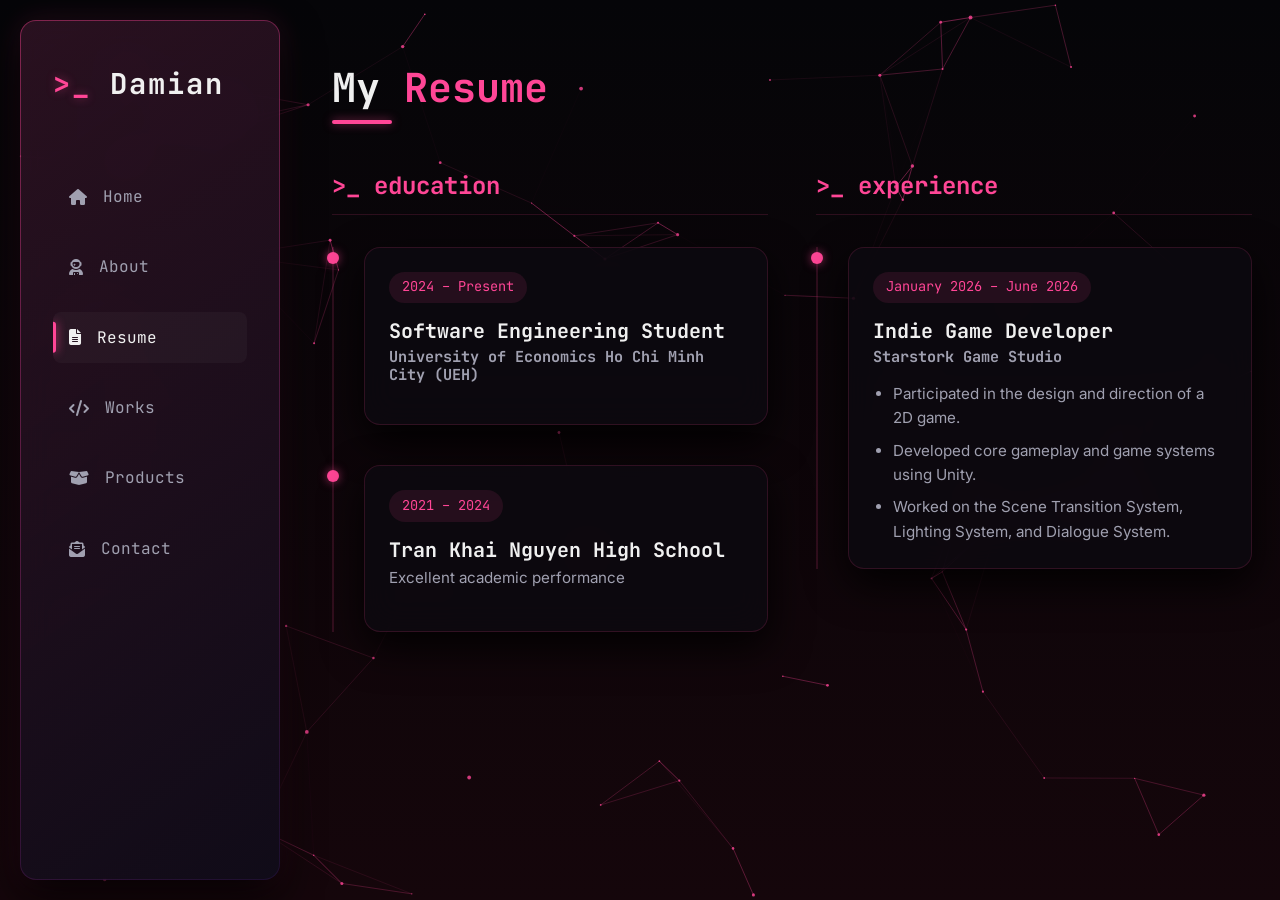
<file: page/resume.html>
<!doctype html>
<html lang="en">
  <head>
    <meta charset="UTF-8" />
    <meta name="viewport" content="width=device-width, initial-scale=1.0" />
    <meta
      name="description"
      content="Portfolio resume page presenting Damian's education and development experience sections."
    />
    <meta name="author" content="Phung Cam Tan" />
    <title>Resume | Damian</title>
    <meta property="og:type" content="website" />
    <meta property="og:title" content="Resume | Damian" />
    <meta
      property="og:description"
      content="Portfolio resume page presenting Damian's education and development experience sections."
    />
    <meta name="twitter:card" content="summary" />
    <meta name="twitter:title" content="Resume | Damian" />
    <meta
      name="twitter:description"
      content="Portfolio resume page presenting Damian's education and development experience sections."
    />
    <meta name="theme-color" content="#0a0a0e" />

    <link rel="preconnect" href="https://fonts.googleapis.com" />
    <link rel="preconnect" href="https://fonts.gstatic.com" crossorigin />
    <link
      href="https://fonts.googleapis.com/css2?family=Inter:wght@300;400;500&family=JetBrains+Mono:wght@400;700&display=swap"
      rel="stylesheet"
    />
    <link
      rel="stylesheet"
      href="https://cdnjs.cloudflare.com/ajax/libs/font-awesome/6.4.0/css/all.min.css"
    />

    <link
      href="https://cdn.jsdelivr.net/npm/bootstrap@5.3.8/dist/css/bootstrap.min.css"
      rel="stylesheet"
      integrity="sha384-sRIl4kxILFvY47J16cr9ZwB07vP4J8+LH7qKQnuqkuIAvNWLzeN8tE5YBujZqJLB"
      crossorigin="anonymous"
    />
    <link rel="stylesheet" href="../assets/css/variables.css" />
    <link rel="stylesheet" href="../assets/css/base.css" />
    <link rel="stylesheet" href="../assets/css/sidebar.css" />
    <link rel="stylesheet" href="../assets/css/layout.css" />
    <link rel="stylesheet" href="../assets/css/components.css" />
    <link rel="stylesheet" href="../assets/css/animations.css" />
    <link rel="stylesheet" href="../assets/css/pages.css" />
    <link rel="stylesheet" href="../assets/css/responsive.css" />
  </head>
  <body>
    <a class="skip-link visually-hidden-focusable" href="#main-content"
      >Skip to main content</a
    >
    <div class="custom-cursor" aria-hidden="true"></div>
    <div class="cursor-glow" aria-hidden="true"></div>

    <button
      type="button"
      class="mobile-nav-toggle glass-panel d-lg-none"
      data-bs-toggle="offcanvas"
      data-bs-target="#mobileNavigation"
      aria-controls="mobileNavigation"
      aria-label="Open navigation menu"
    >
      <i class="fa-solid fa-bars" aria-hidden="true"></i>
    </button>
    <div
      class="offcanvas offcanvas-start damian-offcanvas"
      tabindex="-1"
      id="mobileNavigation"
      aria-labelledby="mobileNavigationLabel"
    >
      <div class="offcanvas-header">
        <div class="damian-offcanvas-title" id="mobileNavigationLabel">
          <span>&gt;_</span> Damian
        </div>
        <button
          type="button"
          class="damian-offcanvas-close"
          data-bs-dismiss="offcanvas"
          aria-label="Close navigation menu"
        >
          <i class="fa-solid fa-xmark" aria-hidden="true"></i>
        </button>
      </div>
      <div class="offcanvas-body">
        <nav class="nav-menu" aria-label="Mobile navigation">
          <a href="../index.html" class="nav-item"
            ><i class="fa-solid fa-house" aria-hidden="true"></i> Home</a
          >
          <a href="about.html" class="nav-item"
            ><i class="fa-solid fa-user-astronaut" aria-hidden="true"></i>
            About</a
          >
          <a href="resume.html" class="nav-item active" aria-current="page"
            ><i class="fa-solid fa-file-lines" aria-hidden="true"></i> Resume</a
          >
          <a href="works.html" class="nav-item"
            ><i class="fa-solid fa-code" aria-hidden="true"></i> Works</a
          >
          <a href="products.html" class="nav-item"
            ><i class="fa-solid fa-box-open" aria-hidden="true"></i> Products</a
          >
          <a href="contact.html" class="nav-item"
            ><i class="fa-solid fa-envelope-open-text" aria-hidden="true"></i>
            Contact</a
          >
        </nav>
      </div>
    </div>

    <div class="app-container">
      <aside class="sidebar glass-panel d-none d-lg-flex">
        <div class="logo"><span>>_</span> Damian</div>
        <nav class="nav-menu" aria-label="Primary navigation">
          <a href="../index.html" class="nav-item"
            ><i class="fa-solid fa-house" aria-hidden="true"></i> Home</a
          >
          <a href="about.html" class="nav-item"
            ><i class="fa-solid fa-user-astronaut" aria-hidden="true"></i>
            About</a
          >
          <a href="resume.html" class="nav-item active" aria-current="page"
            ><i class="fa-solid fa-file-lines" aria-hidden="true"></i> Resume</a
          >
          <a href="works.html" class="nav-item"
            ><i class="fa-solid fa-code" aria-hidden="true"></i> Works</a
          >
          <a href="products.html" class="nav-item"
            ><i class="fa-solid fa-box-open" aria-hidden="true"></i> Products</a
          >
          <a href="contact.html" class="nav-item"
            ><i class="fa-solid fa-envelope-open-text" aria-hidden="true"></i>
            Contact</a
          >
        </nav>
      </aside>

      <main class="main-content" id="main-content" tabindex="-1">
        <section id="resume" class="page-section fade-in">
          <div class="container">
            <div class="section-header">
              <h1 class="section-title">My <span>Resume</span></h1>
              <div class="title-line"></div>
            </div>

            <div class="row gx-0 gy-5 gx-lg-5">
              <div class="col-12 col-lg-6 resume-column">
                <h2 class="column-title">>_ education</h2>
                <div class="timeline">
                  <div class="timeline-item">
                    <div class="timeline-dot"></div>
                    <div class="resume-card glass-panel card-hover-accent">
                      <span class="resume-date">2024 &ndash; Present</span>
                      <h3 class="resume-role">Software Engineering Student</h3>
                      <h4 class="resume-company">
                        University of Economics Ho Chi Minh City (UEH)
                      </h4>
                    </div>
                  </div>

                  <div class="timeline-item">
                    <div class="timeline-dot"></div>
                    <div class="resume-card glass-panel card-hover-accent">
                      <span class="resume-date">2021 &ndash; 2024</span>
                      <h3 class="resume-role">Tran Khai Nguyen High School</h3>
                      <p class="resume-desc">Excellent academic performance</p>
                    </div>
                  </div>
                </div>
              </div>

              <div class="col-12 col-lg-6 resume-column">
                <h2 class="column-title">>_ experience</h2>
                <div class="timeline">
                  <div class="timeline-item">
                    <div class="timeline-dot"></div>
                    <div class="resume-card glass-panel card-hover-accent">
                      <span class="resume-date"
                        >January 2026 &ndash; June 2026</span
                      >
                      <h3 class="resume-role">Indie Game Developer</h3>
                      <h4 class="resume-company">Starstork Game Studio</h4>
                      <ul class="resume-desc">
                        <li>
                          Participated in the design and direction of a 2D game.
                        </li>
                        <li>
                          Developed core gameplay and game systems using Unity.
                        </li>
                        <li>
                          Worked on the Scene Transition System, Lighting System,
                          and Dialogue System.
                        </li>
                      </ul>
                    </div>
                  </div>
                </div>
              </div>
            </div>
          </div>
        </section>
      </main>
    </div>

    <script
      src="https://cdn.jsdelivr.net/npm/bootstrap@5.3.8/dist/js/bootstrap.bundle.min.js"
      integrity="sha384-FKyoEForCGlyvwx9Hj09JcYn3nv7wiPVlz7YYwJrWVcXK/BmnVDxM+D2scQbITxI"
      crossorigin="anonymous"
    ></script>
    <script src="../assets/js/cursor.js"></script>
    <script src="../assets/js/navigation.js"></script>
    <script src="../assets/js/particles.js"></script>
  </body>
</html>
</file>
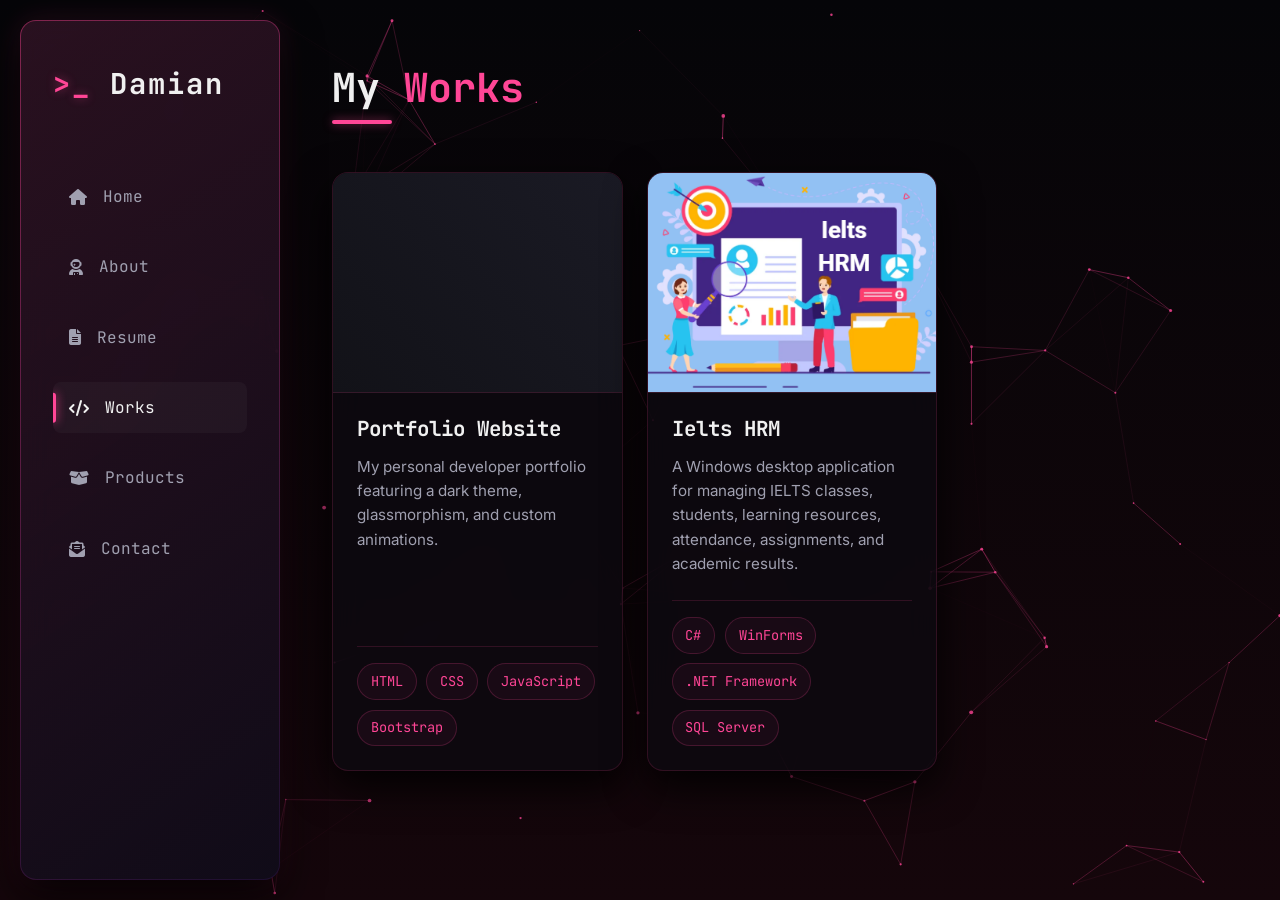
<file: page/works.html>
<!doctype html>
<html lang="en">
  <head>
    <meta charset="UTF-8" />
    <meta name="viewport" content="width=device-width, initial-scale=1.0" />
    <meta
      name="description"
      content="Explore Damian's Portfolio Website, built with HTML, CSS, JavaScript, and Bootstrap, with more projects to be added in the future."
    />
    <meta name="author" content="Phung Cam Tan" />
    <title>Works | Damian</title>
    <meta property="og:type" content="website" />
    <meta property="og:title" content="Works | Damian" />
    <meta
      property="og:description"
      content="Explore Damian's Portfolio Website, built with HTML, CSS, JavaScript, and Bootstrap, with more projects to be added in the future."
    />
    <meta name="twitter:card" content="summary" />
    <meta name="twitter:title" content="Works | Damian" />
    <meta
      name="twitter:description"
      content="Explore Damian's Portfolio Website, built with HTML, CSS, JavaScript, and Bootstrap, with more projects to be added in the future."
    />
    <meta name="theme-color" content="#0a0a0e" />

    <link rel="preconnect" href="https://fonts.googleapis.com" />
    <link rel="preconnect" href="https://fonts.gstatic.com" crossorigin />
    <link
      href="https://fonts.googleapis.com/css2?family=Inter:wght@300;400;500&family=JetBrains+Mono:wght@400;700&display=swap"
      rel="stylesheet"
    />
    <link
      rel="stylesheet"
      href="https://cdnjs.cloudflare.com/ajax/libs/font-awesome/6.4.0/css/all.min.css"
    />

    <link
      href="https://cdn.jsdelivr.net/npm/bootstrap@5.3.8/dist/css/bootstrap.min.css"
      rel="stylesheet"
      integrity="sha384-sRIl4kxILFvY47J16cr9ZwB07vP4J8+LH7qKQnuqkuIAvNWLzeN8tE5YBujZqJLB"
      crossorigin="anonymous"
    />
    <link rel="stylesheet" href="../assets/css/variables.css" />
    <link rel="stylesheet" href="../assets/css/base.css" />
    <link rel="stylesheet" href="../assets/css/sidebar.css" />
    <link rel="stylesheet" href="../assets/css/layout.css" />
    <link rel="stylesheet" href="../assets/css/components.css" />
    <link rel="stylesheet" href="../assets/css/animations.css" />
    <link rel="stylesheet" href="../assets/css/pages.css" />
    <link rel="stylesheet" href="../assets/css/responsive.css" />
  </head>
  <body>
    <a class="skip-link visually-hidden-focusable" href="#main-content"
      >Skip to main content</a
    >
    <div class="custom-cursor" aria-hidden="true"></div>
    <div class="cursor-glow" aria-hidden="true"></div>

    <button
      type="button"
      class="mobile-nav-toggle glass-panel d-lg-none"
      data-bs-toggle="offcanvas"
      data-bs-target="#mobileNavigation"
      aria-controls="mobileNavigation"
      aria-label="Open navigation menu"
    >
      <i class="fa-solid fa-bars" aria-hidden="true"></i>
    </button>
    <div
      class="offcanvas offcanvas-start damian-offcanvas"
      tabindex="-1"
      id="mobileNavigation"
      aria-labelledby="mobileNavigationLabel"
    >
      <div class="offcanvas-header">
        <div class="damian-offcanvas-title" id="mobileNavigationLabel">
          <span>&gt;_</span> Damian
        </div>
        <button
          type="button"
          class="damian-offcanvas-close"
          data-bs-dismiss="offcanvas"
          aria-label="Close navigation menu"
        >
          <i class="fa-solid fa-xmark" aria-hidden="true"></i>
        </button>
      </div>
      <div class="offcanvas-body">
        <nav class="nav-menu" aria-label="Mobile navigation">
          <a href="../index.html" class="nav-item"
            ><i class="fa-solid fa-house" aria-hidden="true"></i> Home</a
          >
          <a href="about.html" class="nav-item"
            ><i class="fa-solid fa-user-astronaut" aria-hidden="true"></i>
            About</a
          >
          <a href="resume.html" class="nav-item"
            ><i class="fa-solid fa-file-lines" aria-hidden="true"></i> Resume</a
          >
          <a href="works.html" class="nav-item active" aria-current="page"
            ><i class="fa-solid fa-code" aria-hidden="true"></i> Works</a
          >
          <a href="products.html" class="nav-item"
            ><i class="fa-solid fa-box-open" aria-hidden="true"></i> Products</a
          >
          <a href="contact.html" class="nav-item"
            ><i class="fa-solid fa-envelope-open-text" aria-hidden="true"></i>
            Contact</a
          >
        </nav>
      </div>
    </div>

    <div class="app-container">
      <aside class="sidebar glass-panel d-none d-lg-flex">
        <div class="logo"><span>>_</span> Damian</div>
        <nav class="nav-menu" aria-label="Primary navigation">
          <a href="../index.html" class="nav-item"
            ><i class="fa-solid fa-house" aria-hidden="true"></i> Home</a
          >
          <a href="about.html" class="nav-item"
            ><i class="fa-solid fa-user-astronaut" aria-hidden="true"></i>
            About</a
          >
          <a href="resume.html" class="nav-item"
            ><i class="fa-solid fa-file-lines" aria-hidden="true"></i> Resume</a
          >
          <a href="works.html" class="nav-item active" aria-current="page"
            ><i class="fa-solid fa-code" aria-hidden="true"></i> Works</a
          >
          <a href="products.html" class="nav-item"
            ><i class="fa-solid fa-box-open" aria-hidden="true"></i> Products</a
          >
          <a href="contact.html" class="nav-item"
            ><i class="fa-solid fa-envelope-open-text" aria-hidden="true"></i>
            Contact</a
          >
        </nav>
      </aside>

      <main class="main-content" id="main-content" tabindex="-1">
        <section id="works" class="page-section fade-in">
          <div class="container">
            <div class="section-header">
              <h1 class="section-title">My <span>Works</span></h1>
              <div class="title-line"></div>
            </div>

            <div class="row gx-0 gy-4 gx-md-4">
              <div class="col-12 col-md-6 col-xl-4">
                <div class="work-card glass-panel card-hover-accent h-100">
                  <div class="work-image">
                    <div class="img-placeholder"></div>
                    <div class="work-overlay">
                      <a
                        href="https://github.com/Phungcamtann/PhungCamTann"
                        target="_blank"
                        rel="noopener noreferrer"
                        class="damian-btn"
                        >View Source</a
                      >
                    </div>
                  </div>
                  <div class="work-content">
                    <h2>Portfolio Website</h2>
                    <p>
                      My personal developer portfolio featuring a dark theme,
                      glassmorphism, and custom animations.
                    </p>
                    <div class="work-tags">
                      <span class="skill-badge">HTML</span>
                      <span class="skill-badge">CSS</span>
                      <span class="skill-badge">JavaScript</span>
                      <span class="skill-badge">Bootstrap</span>
                    </div>
                  </div>
                </div>
              </div>

              <div class="col-12 col-md-6 col-xl-4">
                <div class="work-card glass-panel card-hover-accent h-100">
                  <div class="work-image">
                    <img
                      src="../assets/images/ielts_hrm_logo.png"
                      alt="Ielts HRM project logo"
                    />
                    <div class="work-overlay">
                      <a
                        href="https://github.com/kannar04/Desktop_Project"
                        target="_blank"
                        rel="noopener noreferrer"
                        class="damian-btn"
                        >View Source</a
                      >
                    </div>
                  </div>
                  <div class="work-content">
                    <h2>Ielts HRM</h2>
                    <p>
                      A Windows desktop application for managing IELTS classes,
                      students, learning resources, attendance, assignments, and
                      academic results.
                    </p>
                    <div class="work-tags">
                      <span class="skill-badge">C#</span>
                      <span class="skill-badge">WinForms</span>
                      <span class="skill-badge">.NET Framework</span>
                      <span class="skill-badge">SQL Server</span>
                    </div>
                  </div>
                </div>
              </div>
            </div>
          </div>
        </section>
      </main>
    </div>

    <script
      src="https://cdn.jsdelivr.net/npm/bootstrap@5.3.8/dist/js/bootstrap.bundle.min.js"
      integrity="sha384-FKyoEForCGlyvwx9Hj09JcYn3nv7wiPVlz7YYwJrWVcXK/BmnVDxM+D2scQbITxI"
      crossorigin="anonymous"
    ></script>
    <script src="../assets/js/cursor.js"></script>
    <script src="../assets/js/navigation.js"></script>
    <script src="../assets/js/particles.js"></script>
  </body>
</html>
</file>
<file: assets/css/variables.css>
:root {
  /* Colors */
  --bg-deep: #050508;
  --bg-main: #0a0a0e;
  --bg-secondary: #121218;
  --accent-glow: #ff4696;
  --accent-rgb: 255, 70, 150;
  --accent-secondary-rgb: 156, 92, 255;
  --color-white: #fff;

  /* Typography */
  --text-primary: #f0f0f0;
  --text-secondary: #a0a0b0;
  --text-muted: #7c7c90;
  --font-heading: "JetBrains Mono", monospace;
  --font-body: "Inter", sans-serif;

  /* Glass */
  --glass-bg: rgba(12, 10, 16, 0.75);
  --glass-border: rgba(var(--accent-rgb), 0.15);
  --glass-shadow: 0 15px 40px rgba(0, 0, 0, 0.9);
  --glass-blur: 16px;
  --sidebar-border-gradient: linear-gradient(
    145deg,
    rgba(var(--accent-rgb), 0.5),
    rgba(30, 16, 51, 0.95)
  );
  --sidebar-shadow:
    var(--glass-shadow), 0 0 28px rgba(var(--accent-rgb), 0.14);

  /* Radius */
  --radius-xs: 2px;
  --radius-md: 8px;
  --radius-lg: 16px;
  --radius-pill: 20px;
  --radius-round: 50%;

  /* Transitions */
  --trans-fast: 0.2s ease;
  --trans-smooth: 0.4s cubic-bezier(0.16, 1, 0.3, 1);

  /* Layout */
  --sidebar-width: 260px;
  --sidebar-viewport-gap: 1.25rem;
  --sidebar-content-gap: 1.5rem;
  --content-max-width: 1150px;
  --content-padding-block: 4rem;
  --content-padding-inline: 1rem;
  --content-mobile-padding-top: 5.5rem;
  --content-mobile-padding-inline: 1.5rem;
  --content-mobile-padding-bottom: 2rem;
  --content-compact-padding-inline: 1rem;
  --section-gap: 3rem;
  --home-column-gap: 1.5rem;
  --home-row-gap: 1.5rem;

  /* Featured marquee foundation. */
  --carousel-gap: 2rem;
  --carousel-card-width: min(20rem, calc(100vw - 2rem));
  --carousel-perspective: 1200px;
  --carousel-max-rotate: 12deg;
  --carousel-center-scale: 1.04;
  --carousel-center-z: 18px;
  --carousel-edge-z: -40px;
  --carousel-duration: 53.333s;

  /* Custom application layers; Bootstrap owns component overlay layers. */
  --z-content: 1;
  --z-sidebar: 100;
  --z-mobile-toggle: 1030;
  --z-cursor-glow: 9998;
  --z-cursor: 9999;
  --z-loader: 9999;
}
</file>
<file: assets/css/base.css>
body {
  background-color: var(--bg-deep);
  color: var(--text-primary);
  font-family: var(--font-body);
  line-height: 1.6;
  overflow-x: hidden;
}

h1,
h2,
h3,
h4,
h5,
h6,
.logo {
  font-family: var(--font-heading);
  font-weight: 700;
}

/* =========================================
   CUSTOM SCROLLBAR
========================================= */
::-webkit-scrollbar {
  width: 8px; /* Độ rộng của thanh cuộn dọc */
  height: 8px; /* Độ rộng của thanh cuộn ngang nếu có */
}

::-webkit-scrollbar-track {
  background: var(--bg-main); /* Màu nền track đồng bộ với web */
}

::-webkit-scrollbar-thumb {
  background: rgba(var(--accent-rgb), 0.3);
  border-radius: 10px; /* Bo tròn các góc */
  transition: var(--trans-fast);
}

::-webkit-scrollbar-thumb:hover {
  background: var(--accent-glow); /* Sáng rực lên khi hover chuột vào */
}
</file>
<file: assets/css/sidebar.css>
/* =========================================
   SIDEBAR NAVIGATION
========================================= */
.sidebar {
  position: fixed;
  top: var(--sidebar-viewport-gap);
  left: var(--sidebar-viewport-gap);
  width: var(--sidebar-width);
  height: calc(
    100vh - var(--sidebar-viewport-gap) - var(--sidebar-viewport-gap)
  );
  height: calc(
    100dvh - var(--sidebar-viewport-gap) - var(--sidebar-viewport-gap)
  );
  padding: 2.5rem 2rem;
  display: flex;
  flex-direction: column;
  justify-content: flex-start;
  z-index: var(--z-sidebar);
  background:
    linear-gradient(var(--glass-bg), var(--glass-bg)) padding-box,
    var(--sidebar-border-gradient) border-box;
  border: 1px solid transparent;
  border-radius: var(--radius-lg);
  box-shadow: var(--sidebar-shadow);
  overflow-y: auto;
  overscroll-behavior: contain;
}

.logo {
  font-size: 1.8rem;
  color: var(--text-primary);
  margin-bottom: 4rem;
  letter-spacing: 2px;
}

.logo span {
  color: var(--accent-glow);
  text-shadow: 0 0 10px rgba(var(--accent-rgb), 0.4);
}

.nav-menu {
  display: flex;
  flex-direction: column;
  gap: 1.2rem;
}

.nav-item {
  text-decoration: none;
  color: var(--text-secondary);
  font-family: var(--font-heading);
  font-size: 1rem;
  display: flex;
  align-items: center;
  gap: 1rem;
  padding: 0.8rem 1rem;
  border-radius: var(--radius-md);
  transition: var(--trans-smooth);
  position: relative;
  overflow: hidden;
}

/* Hiệu ứng Hover Glow */
.nav-item:hover {
  color: var(--text-primary);
  background: rgba(var(--accent-rgb), 0.05);
  text-shadow: 0 0 8px rgba(var(--accent-rgb), 0.5);
}

/* Active Indicator */
.nav-item.active {
  color: var(--text-primary);
  background: rgba(255, 255, 255, 0.03);
}

.nav-item.active::before {
  content: "";
  position: absolute;
  left: 0;
  top: 50%;
  transform: translateY(-50%);
  width: 3px;
  height: 60%;
  background-color: var(--accent-glow);
  border-radius: 0 4px 4px 0;
  box-shadow: 0 0 10px var(--accent-glow);
}

/* Mobile Offcanvas trigger */
.mobile-nav-toggle {
  position: fixed;
  top: 1.5rem;
  right: 1.5rem;
  width: 45px;
  height: 45px;
  z-index: var(--z-mobile-toggle);
  display: flex;
  align-items: center;
  justify-content: center;
  font-size: 1.5rem;
  color: var(--accent-glow);
  background: var(--glass-bg);
  border: 1px solid var(--glass-border);
  border-radius: var(--radius-md);
}

.mobile-nav-toggle:hover,
.mobile-nav-toggle:focus-visible {
  color: var(--text-primary);
  border-color: var(--accent-glow);
  box-shadow: 0 0 15px rgba(var(--accent-rgb), 0.35);
  outline: 2px solid var(--accent-glow);
  outline-offset: 3px;
}

/* =========================================
   BOOTSTRAP OFFCANVAS — MOBILE NAVIGATION
========================================= */
.damian-offcanvas {
  --bs-offcanvas-width: min(280px, calc(100vw - 1rem));
  color: var(--text-primary);
  background: rgba(10, 10, 14, 0.97);
  border-right: 1px solid var(--glass-border);
  box-shadow: var(--glass-shadow);
  backdrop-filter: blur(var(--glass-blur));
  -webkit-backdrop-filter: blur(var(--glass-blur));
}

.damian-offcanvas .offcanvas-header {
  padding: 1.5rem 1.25rem;
  border-bottom: 1px solid var(--glass-border);
}

.damian-offcanvas-title {
  margin: 0;
  color: var(--text-primary);
  font-family: var(--font-heading);
  font-size: 1.5rem;
  font-weight: 700;
  letter-spacing: 2px;
}

.damian-offcanvas-title span {
  color: var(--accent-glow);
  text-shadow: 0 0 10px rgba(var(--accent-rgb), 0.4);
}

.damian-offcanvas-close {
  width: 44px;
  height: 44px;
  display: inline-flex;
  align-items: center;
  justify-content: center;
  flex: 0 0 auto;
  color: var(--accent-glow);
  background: rgba(var(--accent-rgb), 0.05);
  border: 1px solid var(--glass-border);
  border-radius: var(--radius-md);
  font-size: 1.25rem;
}

.damian-offcanvas-close:hover,
.damian-offcanvas-close:focus-visible,
.damian-offcanvas .nav-item:focus-visible {
  color: var(--text-primary);
  border-color: var(--accent-glow);
  box-shadow: 0 0 15px rgba(var(--accent-rgb), 0.35);
  outline: 2px solid var(--accent-glow);
  outline-offset: 3px;
}

.damian-offcanvas .offcanvas-body {
  padding: 1.5rem 1.25rem;
  overflow-y: auto;
}
</file>
<file: assets/css/layout.css>
/* =========================================
   APP CONTAINER & MAIN CONTENT
========================================= */
.app-container {
  display: flex;
  min-height: 100vh;
  min-height: 100dvh;
  width: 100%;
}

.main-content {
  flex: 1;
  min-width: 0;
  margin-left: calc(
    var(--sidebar-width) + var(--sidebar-viewport-gap) +
      var(--sidebar-content-gap)
  );
  padding: var(--content-padding-block) var(--content-padding-inline);
  min-height: 100vh;
  min-height: 100dvh;
  display: flex;
  flex-direction: column;
}

/* KHỐI NÀY LÀ CHÌA KHÓA ĐỂ CĂN GIỮA */
.page-section {
  width: 100%;
  max-width: var(--content-max-width);
  margin: 0 auto; /* Tự động chia đều khoảng trống thừa sang 2 bên trái/phải */
}

/* =========================================
   LOADING SCREEN
========================================= */
#loading-screen {
  position: fixed;
  top: 0;
  left: 0;
  width: 100%;
  height: 100vh;
  height: 100dvh;
  background-color: var(--bg-main);
  display: none;
  flex-direction: column;
  justify-content: center;
  align-items: center;
  z-index: var(--z-loader);
  transition:
    opacity 0.5s ease,
    visibility 0.5s ease;
}

.js-enabled #loading-screen {
  display: flex;
}

.loader-failsafe #loading-screen {
  display: none;
}
</file>
<file: assets/css/components.css>
/* =========================================
   BUTTONS (Glow, Ripple, Lift)
========================================= */
.skip-link {
  position: fixed;
  top: 1rem;
  left: 1rem;
  z-index: calc(var(--z-loader) + 1);
  padding: 0.75rem 1rem;
  color: var(--text-primary);
  background: var(--bg-main);
  border: 2px solid var(--accent-glow);
  border-radius: var(--radius-md);
  box-shadow: 0 0 15px rgba(var(--accent-rgb), 0.4);
}

.damian-btn:focus-visible,
.nav-item:focus-visible,
.social-icon:focus-visible,
.action-btn:focus-visible,
.info-value:is(a):focus-visible,
.damian-form-control:focus-visible,
.skip-link:focus-visible {
  outline: 2px solid var(--accent-glow);
  outline-offset: 3px;
}

.damian-btn {
  display: inline-flex;
  align-items: center;
  justify-content: center;
  gap: 0.5rem;
  padding: 0.8rem 1.5rem;
  min-height: 44px;
  font-family: var(--font-heading);
  font-size: 1rem;
  font-weight: 700;
  color: var(--text-primary);
  background: transparent;
  border: 1px solid var(--accent-glow);
  border-radius: var(--radius-md);
  transition: var(--trans-smooth);
  position: relative;
  overflow: hidden;
  z-index: var(--z-content);
}

/* Hiệu ứng Hover Lift & Glow */
.damian-btn:hover {
  transform: translateY(-3px);
  box-shadow: 0 5px 15px rgba(var(--accent-rgb), 0.4);
  background: rgba(var(--accent-rgb), 0.1);
}

.damian-btn:active {
  transform: translateY(0);
}

.damian-btn:disabled,
.damian-btn[aria-disabled="true"] {
  cursor: not-allowed;
  opacity: 0.55;
  pointer-events: none;
  transform: none;
  box-shadow: none;
}

.damian-btn:disabled:hover,
.damian-btn[aria-disabled="true"]:hover {
  background: transparent;
  transform: none;
  box-shadow: none;
}

/* =========================================
   SKILL BADGES
========================================= */
.skill-badge {
  display: inline-flex;
  align-items: center;
  gap: 0.4rem;
  padding: 0.4rem 0.8rem;
  font-family: var(--font-heading);
  font-size: 0.85rem;
  color: var(--accent-glow);
  background: rgba(var(--accent-rgb), 0.05);
  border: 1px solid rgba(var(--accent-rgb), 0.2);
  border-radius: var(--radius-pill);
  transition: var(--trans-fast);
  max-width: 100%;
  overflow-wrap: anywhere;
}

.skill-badge:hover {
  background: rgba(var(--accent-rgb), 0.15);
  border-color: var(--accent-glow);
}

/* =========================================
   GLASS PANEL
========================================= */
:where(.glass-panel) {
  position: relative;
  z-index: var(--z-content);
  background: var(--glass-bg);
  border: 1px solid var(--glass-border);
  border-radius: var(--radius-lg);
  box-shadow: var(--glass-shadow);
  backdrop-filter: blur(var(--glass-blur));
  -webkit-backdrop-filter: blur(var(--glass-blur));
}

/* Reusable interactive treatment for selected content cards. */
.card-hover-accent {
  --card-border-width: 1px;
  --card-border-duration: 3.2s;
  --card-hover-lift: -4px;
  --card-hover-scale: 1.008;

  isolation: isolate;
  transform-origin: center;
  transition:
    transform var(--trans-smooth),
    box-shadow var(--trans-smooth);
}

.card-hover-accent:focus-visible,
.card-hover-accent:focus-within {
  box-shadow:
    var(--glass-shadow),
    0 12px 32px rgba(var(--accent-rgb), 0.22);
}

.card-hover-accent:focus-visible {
  outline: 2px solid var(--accent-glow);
  outline-offset: 4px;
}

@supports (-webkit-mask-composite: xor) or (mask-composite: exclude) {
  .card-hover-accent::before {
    --card-border-angle: 0deg;

    content: "";
    position: absolute;
    inset: 0;
    z-index: 2;
    padding: var(--card-border-width);
    border-radius: inherit;
    background: conic-gradient(
      from var(--card-border-angle),
      rgba(var(--accent-rgb), 0.2),
      rgba(var(--accent-rgb), 0.95) 24%,
      rgba(var(--accent-secondary-rgb), 0.88) 48%,
      rgba(var(--accent-rgb), 0.28) 70%,
      rgba(var(--accent-secondary-rgb), 0.65) 86%,
      rgba(var(--accent-rgb), 0.2)
    );
    opacity: 0;
    pointer-events: none;
    transition: opacity var(--trans-fast);
    -webkit-mask:
      linear-gradient(#000 0 0) content-box,
      linear-gradient(#000 0 0);
    -webkit-mask-composite: xor;
    mask:
      linear-gradient(#000 0 0) content-box,
      linear-gradient(#000 0 0);
    mask-composite: exclude;
  }

  .card-hover-accent:focus-visible::before,
  .card-hover-accent:focus-within::before {
    opacity: 1;
  }
}

@media (hover: hover) and (pointer: fine) {
  .card-hover-accent:hover,
  .card-hover-accent:focus-visible,
  .card-hover-accent:focus-within {
    transform: translateY(var(--card-hover-lift)) scale(var(--card-hover-scale));
    box-shadow:
      var(--glass-shadow),
      0 12px 32px rgba(var(--accent-rgb), 0.22);
  }

  @supports (-webkit-mask-composite: xor) or (mask-composite: exclude) {
    .card-hover-accent:hover::before,
    .card-hover-accent:focus-visible::before,
    .card-hover-accent:focus-within::before {
      opacity: 1;
      animation: cardBorderSpin var(--card-border-duration) linear infinite;
    }
  }
}

/* =========================================
   CUSTOM CURSOR
========================================= */
.custom-cursor {
  display: none;
  position: fixed;
  top: 0;
  left: 0;
  width: 8px;
  height: 8px;
  margin-top: -4px;
  margin-left: -4px;
  background-color: var(--accent-glow);
  border-radius: var(--radius-round);
  pointer-events: none;
  z-index: var(--z-cursor);
}

.cursor-glow {
  display: none;
  position: fixed;
  top: 0;
  left: 0;
  width: 30px;
  height: 30px;
  border: 1px solid var(--accent-glow);
  background-color: rgba(var(--accent-rgb), 0.15);
  border-radius: var(--radius-round);
  pointer-events: none;
  z-index: var(--z-cursor-glow);
  transition:
    background-color var(--trans-fast),
    transform 0.1s ease-out;
}

.cursor-glow.active {
  background-color: rgba(var(--accent-rgb), 0.4);
  border-color: var(--color-white);
}

.custom-cursor-enabled .custom-cursor,
.custom-cursor-enabled .cursor-glow {
  display: block;
  will-change: transform;
}

/* =========================================
   SECTION HEADING
========================================= */
.section-header {
  margin-bottom: var(--section-gap);
}

.section-title {
  font-size: clamp(2rem, 5vw, 2.5rem);
  color: var(--text-primary);
  margin-bottom: 0.5rem;
}

.section-title span {
  color: var(--accent-glow);
}

.title-line {
  width: 60px;
  height: 4px;
  background-color: var(--accent-glow);
  border-radius: var(--radius-xs);
  box-shadow: 0 0 10px rgba(var(--accent-rgb), 0.5);
}

/* =========================================
   LOADER AND TERMINAL
========================================= */
.glitch-text {
  position: relative;
  margin-bottom: 2rem;
  color: var(--text-primary);
  font-family: var(--font-heading);
  font-size: clamp(2.25rem, 11vw, 3.5rem);
  font-weight: 700;
  letter-spacing: clamp(4px, 2vw, 8px);
  text-shadow: 0 0 15px rgba(var(--accent-rgb), 0.6);
}

.loader-progress {
  width: min(250px, calc(100vw - 3rem));
  height: 2px;
  overflow: hidden;
  background-color: var(--glass-border);
  border-radius: var(--radius-xs);
}

.loader-progress-bar {
  width: 0%;
  height: 100%;
  background-color: var(--accent-glow);
  box-shadow: 0 0 10px var(--accent-glow);
  animation: loadingSimulate 2s cubic-bezier(0.8, 0, 0.2, 1) forwards;
}

.terminal-line {
  margin-bottom: 0.6rem;
  color: var(--text-secondary);
  font-family: var(--font-heading);
  font-size: 1.1rem;
  overflow-wrap: anywhere;
}

.terminal-container,
.terminal-body {
  min-width: 0;
  max-width: 100%;
}

.terminal-body {
  overflow-x: auto;
}

.blinking-cursor {
  color: var(--accent-glow);
  animation: blink 1s step-end infinite;
}

/* =========================================
   FORM CONTROLS
========================================= */
.form-group {
  margin-bottom: 1.5rem;
}

.damian-form-control {
  width: 100%;
  padding: 1rem 1.2rem;
  color: var(--text-primary);
  background: rgba(0, 0, 0, 0.2);
  border: 1px solid var(--glass-border);
  border-radius: var(--radius-md);
  outline: none;
  font-family: var(--font-body);
  font-size: 1rem;
  transition: var(--trans-fast);
}

.damian-form-control::placeholder {
  color: var(--text-muted);
}

.damian-form-control:focus {
  background: rgba(255, 255, 255, 0.05);
  border-color: var(--accent-glow);
  box-shadow: 0 0 10px rgba(var(--accent-rgb), 0.2);
}

textarea.damian-form-control {
  min-height: 120px;
  resize: vertical;
}
</file>
<file: assets/css/animations.css>
/* =========================================
   REUSABLE ANIMATION STATES AND KEYFRAMES
========================================= */
.fade-in {
  animation: fadeIn 0.8s ease-out forwards;
}
.reveal {
  opacity: 0;
  transform: translateY(40px);
  transition: all 0.8s cubic-bezier(0.16, 1, 0.3, 1);
}

.reveal.active {
  opacity: 1;
  transform: translateY(0);
}

@property --card-border-angle {
  syntax: "<angle>";
  inherits: false;
  initial-value: 0deg;
}

@keyframes fadeIn {
  from {
    opacity: 0;
    transform: translateY(20px);
  }
  to {
    opacity: 1;
    transform: translateY(0);
  }
}

@keyframes loadingSimulate {
  0% {
    width: 0%;
  }
  40% {
    width: 40%;
  }
  70% {
    width: 75%;
  }
  100% {
    width: 100%;
  }
}

@keyframes blink {
  0%,
  100% {
    opacity: 1;
  }
  50% {
    opacity: 0;
  }
}

@keyframes cardBorderSpin {
  to {
    --card-border-angle: 1turn;
  }
}

@keyframes featuredMarquee {
  from {
    transform: translateX(-33.3333333333%);
  }

  to {
    transform: translateX(-66.6666666667%);
  }
}

@media (prefers-reduced-motion: reduce) {
  #loading-screen {
    transition: none;
  }

  .fade-in,
  .loader-progress-bar,
  .blinking-cursor {
    animation: none;
  }

  .loader-progress-bar {
    width: 100%;
  }

  .reveal {
    opacity: 1;
    transform: none;
    transition: none;
  }

  .damian-btn:hover,
  .social-icon:hover {
    transform: none;
  }

  .card-hover-accent,
  .card-hover-accent:hover,
  .card-hover-accent:focus-visible,
  .card-hover-accent:focus-within {
    transform: none;
    transition: none;
  }

  .card-hover-accent::before {
    transition: none;
  }

  .card-hover-accent:hover::before,
  .card-hover-accent:focus-visible::before,
  .card-hover-accent:focus-within::before {
    animation: none;
  }

  .custom-cursor-enabled .custom-cursor,
  .custom-cursor-enabled .cursor-glow {
    display: none;
  }
}
</file>
<file: assets/css/pages.css>
/* =========================================
   ABOUT PAGE
========================================= */
.about-bio,
.about-skills {
  padding: 2.5rem;
}

.about-bio h2,
.about-skills h2 {
  font-size: 1.5rem;
  margin-bottom: 1.5rem;
  color: var(--accent-glow);
  border-bottom: 1px solid var(--glass-border);
  padding-bottom: 0.8rem;
}

.about-bio p {
  color: var(--text-secondary);
  font-size: 1.05rem;
  line-height: 1.8;
  margin-bottom: 2rem;
  text-align: justify;
}

/* Hiển thị Kỹ năng */
.skill-category {
  margin-bottom: 2rem;
}

.skill-category:last-child {
  margin-bottom: 0;
}

.skill-category h3 {
  font-size: 1.1rem;
  color: var(--text-primary);
  margin-bottom: 1rem;
  font-family: var(--font-body);
}

.badges-container {
  display: flex;
  flex-wrap: wrap;
  gap: 0.8rem;
}

/* =========================================
   HOME PAGE (PROFILE CARD & ABOUT LAYOUT)
========================================= */
/* 1. Profile Card (Cột trái) */
.profile-card {
  padding: 0; /* Bỏ padding mặc định của glass-panel để full viền */
  overflow: hidden;
  display: flex;
  flex-direction: column;
}

.profile-header {
  position: relative;
}

.profile-bg {
  height: 160px;
  background-color: var(--bg-secondary);
  border-bottom: 1px solid var(--glass-border);
}

.profile-avatar {
  width: 130px;
  height: 130px;
  border-radius: var(--radius-round);
  border: 4px solid var(--bg-main);
  box-shadow: 0 5px 20px rgba(0, 0, 0, 0.5);
  margin: -65px auto 0; /* Kéo avatar đè lên ảnh nền */
  position: relative;
  overflow: hidden;
  background-color: var(--bg-secondary);
}

.profile-avatar img {
  width: 100%;
  height: 100%;
  object-fit: cover;
}

.profile-info {
  text-align: center;
  padding: 1.5rem 2rem 2rem;
}

.profile-name {
  font-size: 1.8rem;
  margin-bottom: 0.5rem;
  color: var(--text-primary);
}

.profile-role {
  color: var(--accent-glow);
  font-size: 0.95rem;
  margin-bottom: 1.5rem;
  font-family: var(--font-heading);
}

.social-links {
  display: flex;
  justify-content: center;
  gap: 1rem;
}

.social-icon {
  width: 44px;
  height: 44px;
  border-radius: var(--radius-round);
  background: rgba(255, 255, 255, 0.05);
  display: flex;
  align-items: center;
  justify-content: center;
  color: var(--text-secondary);
  text-decoration: none;
  font-size: 0.9rem;
  transition: var(--trans-fast);
}

.social-icon:hover {
  background: var(--accent-glow);
  color: #fff;
  transform: translateY(-3px);
}

.social-icon--unavailable {
  cursor: not-allowed;
  opacity: 0.55;
}

.social-icon--unavailable:hover {
  background: rgba(255, 255, 255, 0.05);
  color: var(--text-secondary);
  transform: none;
}

.profile-actions {
  display: flex;
  border-top: 1px solid var(--glass-border);
}

.action-btn {
  flex: 1;
  padding: 1.2rem 0;
  text-align: center;
  text-decoration: none;
  color: var(--text-secondary);
  font-family: var(--font-heading);
  font-size: 0.85rem;
  font-weight: 700;
  transition: var(--trans-fast);
}

.action-btn:first-child {
  border-right: 1px solid var(--glass-border);
}

.action-btn:hover {
  color: var(--text-primary);
  background: rgba(var(--accent-rgb), 0.05);
}

/* 2. Cột Phải (About & Terminal) */
.home-about {
  padding: 2.5rem;
  display: flex;
  flex-direction: column;
  height: auto;
}

.home-about h2 {
  font-size: 1.5rem;
  margin-bottom: 1.5rem;
  border-bottom: 1px solid var(--glass-border);
  padding-bottom: 1rem;
}

.accent-letter {
  color: var(--accent-glow);
}

.about-text .greeting {
  color: var(--text-primary);
  font-size: 1.1rem;
  font-weight: 500;
  margin-bottom: 0.8rem;
}

.about-text p {
  color: var(--text-secondary);
  line-height: 1.7;
  margin-bottom: 1.5rem;
  text-align: justify;
}

/* Hiệu ứng danh sách thông tin có dấu chấm (...) */
.info-list {
  display: grid;
  grid-template-columns: 1fr 1fr;
  gap: 1rem 3rem;
  list-style: none;
  padding-left: 0;
  margin-bottom: 2.5rem;
}

.info-list li {
  display: flex;
  align-items: flex-end;
  font-family: var(--font-heading);
  font-size: 0.9rem;
}

.info-list .label {
  color: var(--text-primary);
  font-weight: 700;
}

.info-list .dots {
  flex-grow: 1;
  border-bottom: 2px dotted var(--text-muted);
  margin: 0 10px;
  position: relative;
  top: -5px;
  opacity: 0.5;
}

.info-list .value {
  color: var(--text-secondary);
}

/* 3. Home Featured Work / Products */
.featured-section {
  --carousel-gap: 1.5rem;
  --carousel-card-width: clamp(15rem, calc(100vw - 5.5rem), 28rem);
  --carousel-max-rotate: 6deg;
  --carousel-center-scale: 1.02;
  --carousel-center-z: 8px;
  --carousel-edge-z: -20px;

  margin-top: var(--section-gap);
}

.featured-section-header {
  display: flex;
  align-items: flex-end;
  justify-content: space-between;
  flex-wrap: wrap;
  gap: 1rem;
  margin-bottom: var(--home-row-gap);
}

.featured-heading {
  flex: 1 1 12rem;
  min-width: 0;
}

.featured-section-title {
  margin-bottom: 0.5rem;
  font-size: clamp(1.5rem, 3vw, 2rem);
}

.featured-view-more {
  display: inline-flex;
  align-items: center;
  justify-content: center;
  gap: 0.5rem;
  min-height: 44px;
  margin-left: auto;
  padding: 0.5rem 0;
  color: var(--accent-glow);
  font-family: var(--font-heading);
  font-weight: 700;
  text-decoration: none;
  transition: color var(--trans-fast);
}

.featured-view-more:hover {
  color: var(--text-primary);
}

.featured-view-more:focus-visible {
  color: var(--text-primary);
  outline: 2px solid var(--accent-glow);
  outline-offset: 4px;
}

.featured-viewport {
  width: 100%;
}

.featured-track {
  display: block;
}

.featured-drag-offset {
  --carousel-drag-offset: 0px;

  display: block;
}

.featured-group--original {
  display: grid;
  grid-template-columns: minmax(0, 1fr);
  gap: var(--carousel-gap);
}

.featured-group--clone {
  display: none;
}

.featured-item {
  --depth-rotate: 0deg;
  --depth-z: 0px;
  --depth-scale: 1;

  display: flex;
  min-width: 0;
}

.featured-item > .work-card {
  flex: 1 1 auto;
  width: 100%;
}

.featured-item .work-content h3 {
  margin-bottom: 0.8rem;
  color: var(--text-primary);
  font-size: 1.3rem;
}

@supports (animation-name: featuredMarquee) and
  (transform: translateX(-33.3333333333%)) {
  @media (prefers-reduced-motion: no-preference) {
    .featured-viewport {
      overflow: hidden;
      margin-block: -1rem;
      padding-block: 1rem;
    }

    .featured-track {
      display: flex;
      width: max-content;
      animation: featuredMarquee var(--carousel-duration) linear infinite;
      will-change: transform;
    }

    .featured-drag-offset {
      display: flex;
      width: max-content;
      transform: translateX(var(--carousel-drag-offset, 0px));
      will-change: transform;
    }

    .featured-group {
      display: flex;
      flex: 0 0 auto;
      gap: var(--carousel-gap);
      padding-right: var(--carousel-gap);
    }

    .featured-group--clone {
      display: flex;
    }

    .featured-item {
      flex: 0 0 var(--carousel-card-width);
      width: var(--carousel-card-width);
    }

    .featured-viewport:focus-within .featured-track {
      animation-play-state: paused;
    }

    .featured-viewport:is(.is-drag-pressing, .is-dragging) .featured-track {
      animation-play-state: paused;
    }
  }
}

@supports
  (perspective: 1px) and
  (transform-style: preserve-3d) and
  (overflow: clip) {
  @media (prefers-reduced-motion: no-preference) {
    .featured-section.carousel-depth-ready .featured-viewport {
      overflow: clip;
      perspective: var(--carousel-perspective);
      perspective-origin: center center;
    }

    .featured-section.carousel-depth-ready .featured-track,
    .featured-section.carousel-depth-ready .featured-drag-offset,
    .featured-section.carousel-depth-ready .featured-group {
      pointer-events: none;
      transform-style: preserve-3d;
    }

    .featured-section.carousel-depth-ready .featured-group {
      position: relative;
    }

    .featured-section.carousel-depth-ready .featured-item {
      pointer-events: auto;
      transform: rotateY(var(--depth-rotate, 0deg))
        translateZ(var(--depth-z, 0px)) scale(var(--depth-scale, 1));
      transform-origin: center center;
      will-change: transform;
    }

    .featured-section.carousel-depth-ready .featured-item > .work-card {
      pointer-events: auto;
    }
  }
}

@media (prefers-reduced-motion: no-preference) {
  .featured-section.carousel-drag-ready .featured-viewport {
    touch-action: pan-y;
  }

  .featured-section.carousel-drag-ready .featured-viewport.is-dragging {
    -webkit-user-select: none;
    user-select: none;
  }
}

@media
  (hover: hover) and
  (pointer: fine) and
  (prefers-reduced-motion: no-preference) {
  .featured-section.carousel-drag-ready .featured-viewport {
    cursor: grab;
  }

  .featured-section.carousel-drag-ready .featured-viewport a {
    cursor: pointer;
  }

  .featured-section.carousel-drag-ready .featured-viewport.is-dragging,
  .featured-section.carousel-drag-ready .featured-viewport.is-dragging * {
    cursor: grabbing;
  }
}

/* =========================================
   RESUME PAGE
========================================= */
.column-title {
  font-size: 1.5rem;
  color: var(--accent-glow);
  margin-bottom: 2rem;
  border-bottom: 1px solid var(--glass-border);
  padding-bottom: 0.8rem;
}

/* Timeline Structure */
.timeline {
  position: relative;
  padding-left: 30px;
  border-left: 2px solid var(--glass-border);
}

.timeline-item {
  position: relative;
  margin-bottom: 2.5rem;
}

.timeline-item:last-child {
  margin-bottom: 0;
}

.timeline-dot {
  position: absolute;
  left: -37px; /* Căn giữa dot lên đường viền */
  top: 5px;
  width: 12px;
  height: 12px;
  background-color: var(--accent-glow);
  border-radius: var(--radius-round);
  box-shadow: 0 0 10px rgba(var(--accent-rgb), 0.6);
}

/* Resume Cards */
.resume-card {
  padding: 1.5rem;
}

.resume-date {
  display: inline-block;
  padding: 0.3rem 0.8rem;
  background: rgba(var(--accent-rgb), 0.1);
  color: var(--accent-glow);
  font-family: var(--font-heading);
  font-size: 0.85rem;
  border-radius: var(--radius-pill);
  margin-bottom: 1rem;
}

.resume-role {
  font-size: 1.25rem;
  color: var(--text-primary);
  margin-bottom: 0.3rem;
}

.resume-company {
  font-size: 0.95rem;
  color: var(--text-secondary);
  font-family: var(--font-heading);
  margin-bottom: 1rem;
}

.resume-desc {
  color: var(--text-secondary);
  font-size: 0.95rem;
  line-height: 1.6;
}

ul.resume-desc {
  margin-bottom: 0;
  padding-left: 1.25rem;
}

ul.resume-desc li + li {
  margin-top: 0.5rem;
}

/* =========================================
   WORKS PAGE
========================================= */
.work-card {
  padding: 0; /* Gỡ padding của class glass-panel để full viền ảnh */
  overflow: hidden;
  display: flex;
  flex-direction: column;
}

.work-image {
  position: relative;
  height: 220px;
  background-color: var(--bg-secondary);
  overflow: hidden;
  border-bottom: 1px solid var(--glass-border);
}

/* Khối màu tạm thời khi chưa có ảnh */
.img-placeholder {
  width: 100%;
  height: 100%;
  background: linear-gradient(45deg, #121218, #1a1a24);
}

/* Thay bằng ảnh thật sau này */
.work-image img {
  width: 100%;
  height: 100%;
  object-fit: cover;
  transition: transform 0.5s ease;
}

@media (prefers-reduced-motion: no-preference) {
  .work-card:hover .work-image img {
    transform: scale(1.1); /* Zoom ảnh nhẹ khi hover */
  }
}

/* Lớp phủ đen (Overlay) và Nút bấm ẩn */
.work-overlay {
  position: absolute;
  top: 0;
  left: 0;
  width: 100%;
  height: 100%;
  background: rgba(10, 10, 14, 0.85);
  display: flex;
  align-items: center;
  justify-content: center;
  opacity: 0;
  transition: var(--trans-smooth);
}

.work-card:hover .work-overlay,
.work-card:focus-within .work-overlay {
  opacity: 1; /* Hiện nút và lớp phủ khi hover */
}

.work-content {
  padding: 1.5rem;
  flex-grow: 1;
  display: flex;
  flex-direction: column;
}

.work-content h2 {
  font-size: 1.3rem;
  color: var(--text-primary);
  margin-bottom: 0.8rem;
}

.work-content p {
  color: var(--text-secondary);
  font-size: 0.95rem;
  line-height: 1.6;
  margin-bottom: 1.5rem;
  flex-grow: 1;
}

.work-tags {
  display: flex;
  flex-wrap: wrap;
  gap: 0.6rem;
  border-top: 1px solid var(--glass-border);
  padding-top: 1rem;
}

/* =========================================
   CONTACT PAGE
========================================= */
.contact-info,
.contact-form {
  padding: 2.5rem;
}

.contact-info h2,
.contact-form h2 {
  font-size: 1.5rem;
  margin-bottom: 1.5rem;
  color: var(--accent-glow);
  border-bottom: 1px solid var(--glass-border);
  padding-bottom: 0.8rem;
}

.contact-desc {
  color: var(--text-secondary);
  line-height: 1.6;
  margin-bottom: 2rem;
}

/* Danh sách thông tin dọc */
.info-list-vertical {
  list-style: none;
  padding-left: 0;
  display: flex;
  flex-direction: column;
  gap: 1.5rem;
}

.info-list-vertical li {
  display: flex;
  align-items: center;
  gap: 1rem;
}

.info-icon {
  font-size: 1.5rem;
  width: 50px;
  height: 50px;
  background: rgba(var(--accent-rgb), 0.05);
  border: 1px solid var(--glass-border);
  border-radius: var(--radius-round);
  display: flex;
  align-items: center;
  justify-content: center;
}

.info-detail {
  display: flex;
  flex-direction: column;
  min-width: 0;
}

.info-label {
  font-size: 0.85rem;
  color: var(--text-muted);
  text-transform: uppercase;
  letter-spacing: 1px;
}

.info-value {
  font-family: var(--font-heading);
  color: var(--text-primary);
  font-size: 1rem;
  overflow-wrap: anywhere;
}

a.info-value {
  text-decoration: none;
}
</file>
<file: assets/css/responsive.css>
/* Custom cursor is active only for fine pointers. */
@media (hover: hover) and (pointer: fine) and (prefers-reduced-motion: no-preference) {
  .custom-cursor-enabled body,
  .custom-cursor-enabled a,
  .custom-cursor-enabled button,
  .custom-cursor-enabled input,
  .custom-cursor-enabled textarea {
    cursor: none;
  }

  @supports selector(html:has(body)) {
    .custom-cursor-enabled:has(
        .carousel-drag-ready .featured-viewport:hover
      )
      .custom-cursor,
    .custom-cursor-enabled:has(
        .carousel-drag-ready .featured-viewport:hover
      )
      .cursor-glow {
      display: none;
    }
  }
}

@media (min-width: 768px) {
  .featured-section {
    --carousel-gap: 2rem;
    --carousel-card-width: clamp(18.5rem, 24vw, 21.5rem);
    --carousel-max-rotate: 8deg;
    --carousel-center-scale: 1.03;
    --carousel-center-z: 12px;
    --carousel-edge-z: -28px;
  }

  .featured-group--original {
    grid-template-columns: repeat(2, minmax(0, 1fr));
  }
}

@media (min-width: 992px) and (max-width: 1199.98px) {
  :root {
    --sidebar-viewport-gap: 1rem;
    --sidebar-content-gap: 1rem;
    --content-padding-inline: 0.75rem;
  }

  .profile-bg {
    height: 140px;
  }

  .profile-avatar {
    width: 116px;
    height: 116px;
    margin-top: -58px;
  }

  .profile-info {
    padding: 1.25rem 1.5rem 1.5rem;
  }

  .profile-role {
    margin-bottom: 1.25rem;
  }

  .social-links {
    gap: 0.75rem;
  }

  .home-about {
    padding: 2rem;
  }

  .home-about h2,
  .about-text p {
    margin-bottom: 1.25rem;
  }

  .info-list {
    margin-bottom: 2rem;
  }

  .featured-section {
    --carousel-max-rotate: 10deg;
    --carousel-center-scale: 1.035;
    --carousel-center-z: 15px;
    --carousel-edge-z: -34px;
  }
}

@media (min-width: 992px) {
  .profile-card,
  .home-about {
    flex: 1 1 auto;
    width: 100%;
    height: 100%;
  }

  .profile-info {
    display: flex;
    flex: 1 1 auto;
    flex-direction: column;
    justify-content: center;
  }
}

@media (min-width: 1200px) {
  .featured-section {
    --carousel-max-rotate: 12deg;
    --carousel-center-scale: 1.04;
    --carousel-center-z: 18px;
    --carousel-edge-z: -40px;
  }

}

@media (max-width: 991.98px) {
  .main-content {
    margin-left: 0;
    padding: var(--content-mobile-padding-top)
      var(--content-mobile-padding-inline)
      var(--content-mobile-padding-bottom);
  }
}

/* Responsive cho trang Home */
@media (max-width: 1199.98px) {
  .info-list {
    grid-template-columns: 1fr;
    gap: 1rem;
  }
}

/* --- MOBILE (Max 576px) --- */
@media (max-width: 575.98px) {
  .main-content {
    padding-right: var(--content-compact-padding-inline);
    padding-left: var(--content-compact-padding-inline);
  }

  .about-bio,
  .about-skills,
  .home-about,
  .contact-info,
  .contact-form {
    padding: 1.5rem;
  }

  .profile-info {
    padding-right: 1.5rem;
    padding-left: 1.5rem;
  }

  .info-list-vertical li {
    align-items: flex-start;
  }

  .work-image {
    height: 180px;
  }
}

@media (hover: none), (pointer: coarse) {
  .work-overlay {
    opacity: 1;
    background: rgba(10, 10, 14, 0.65);
  }
}
</file>
